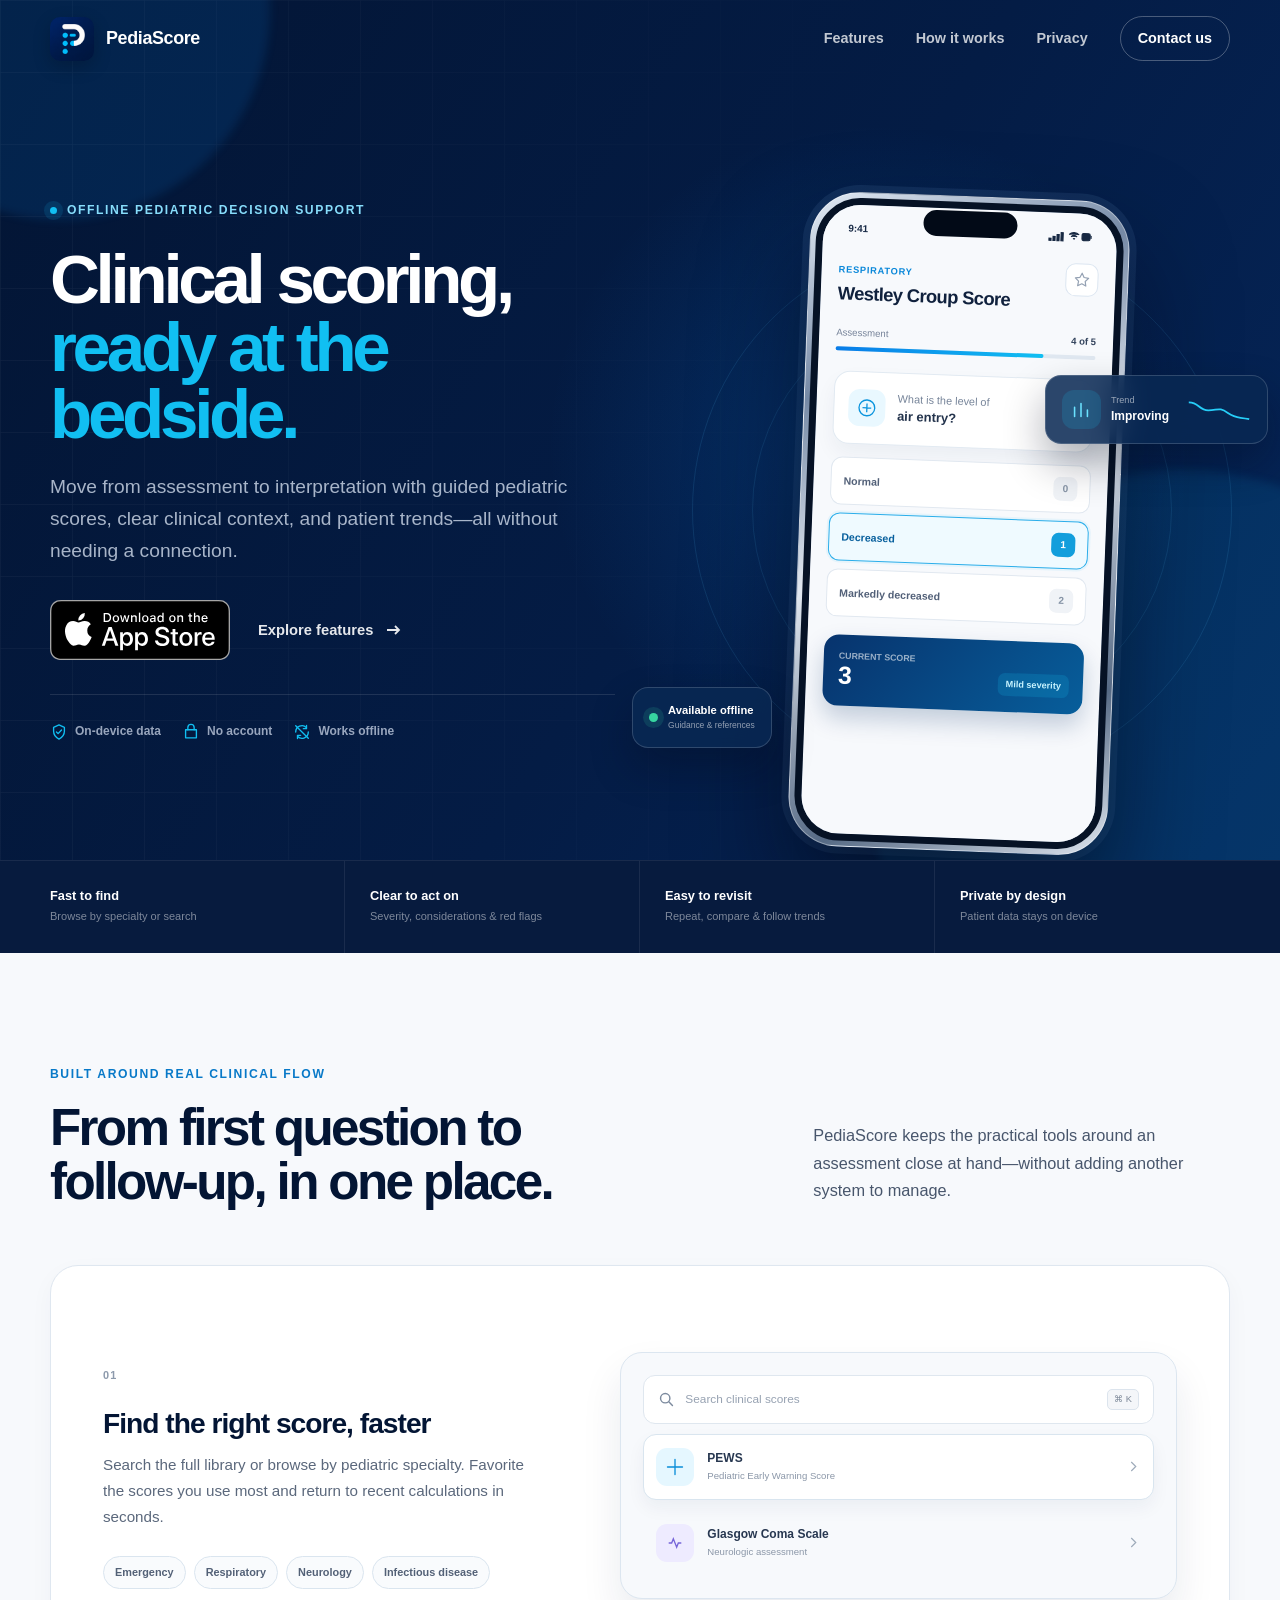
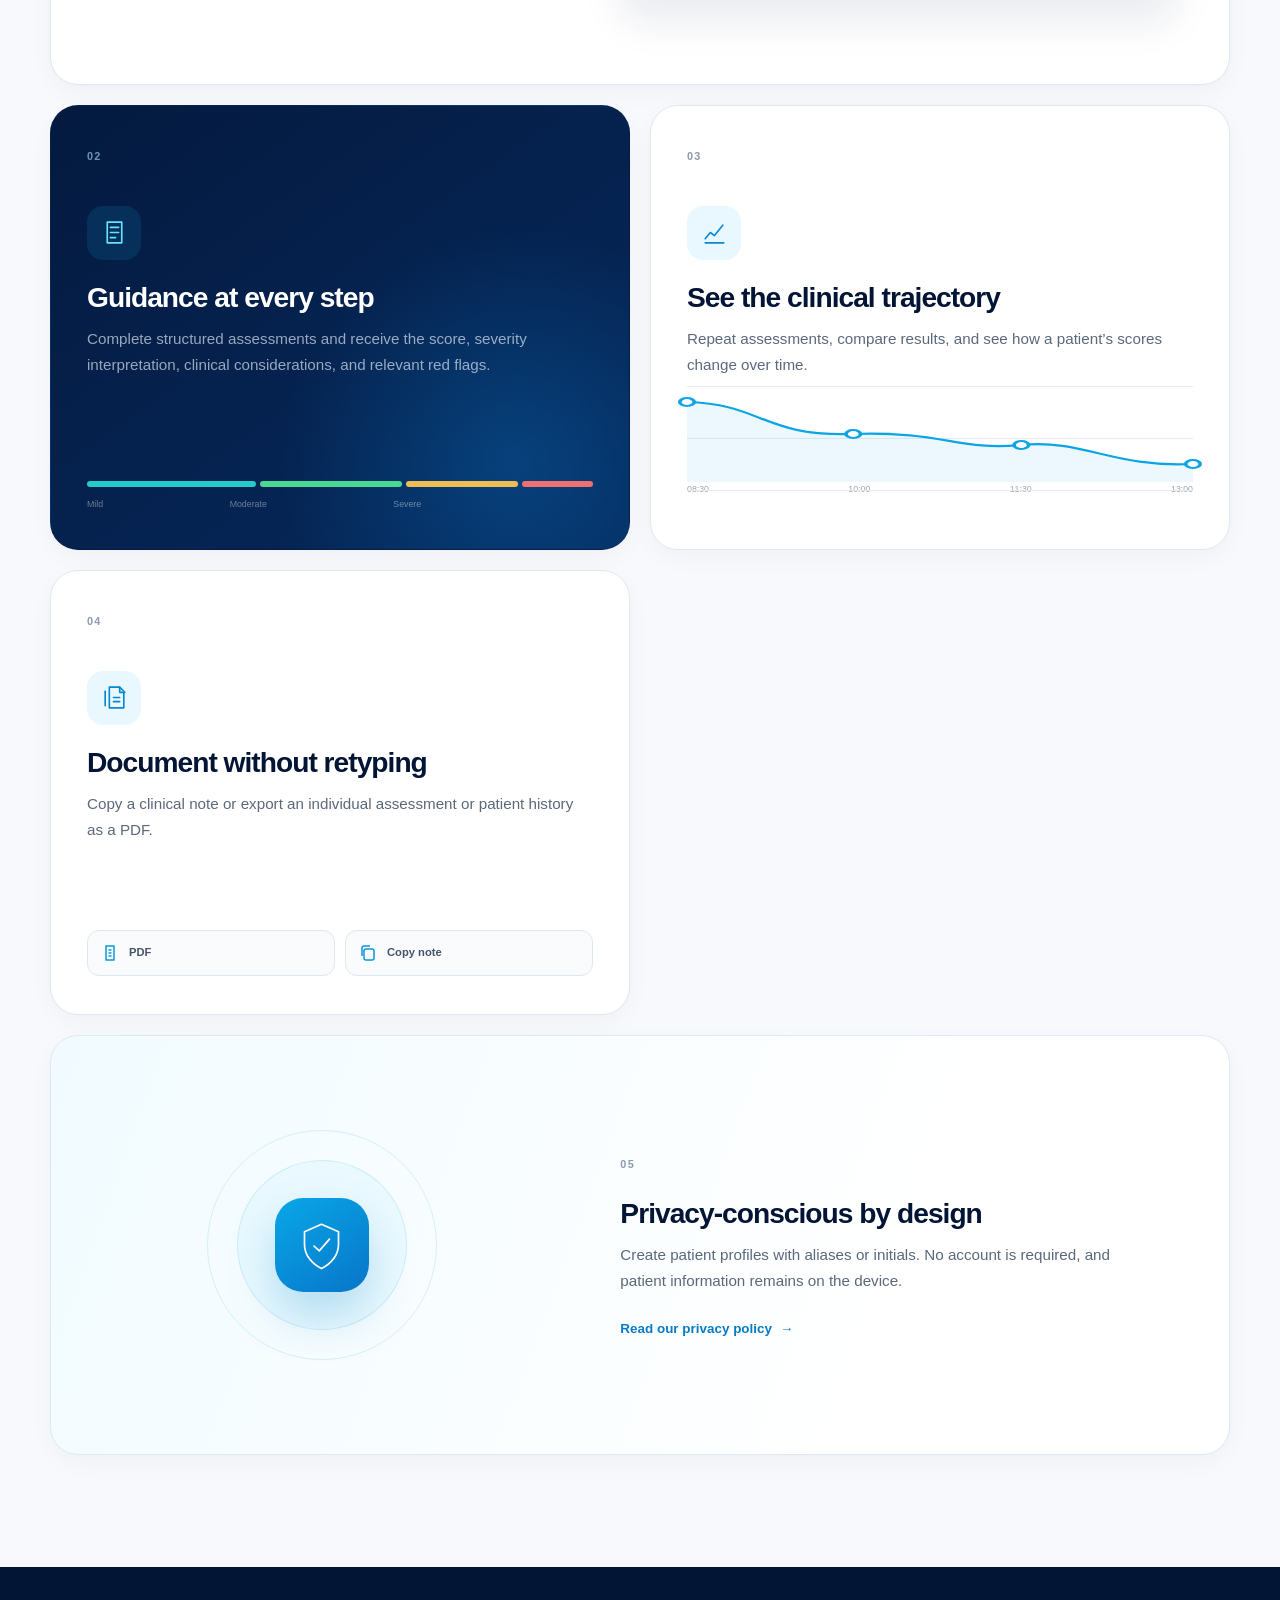
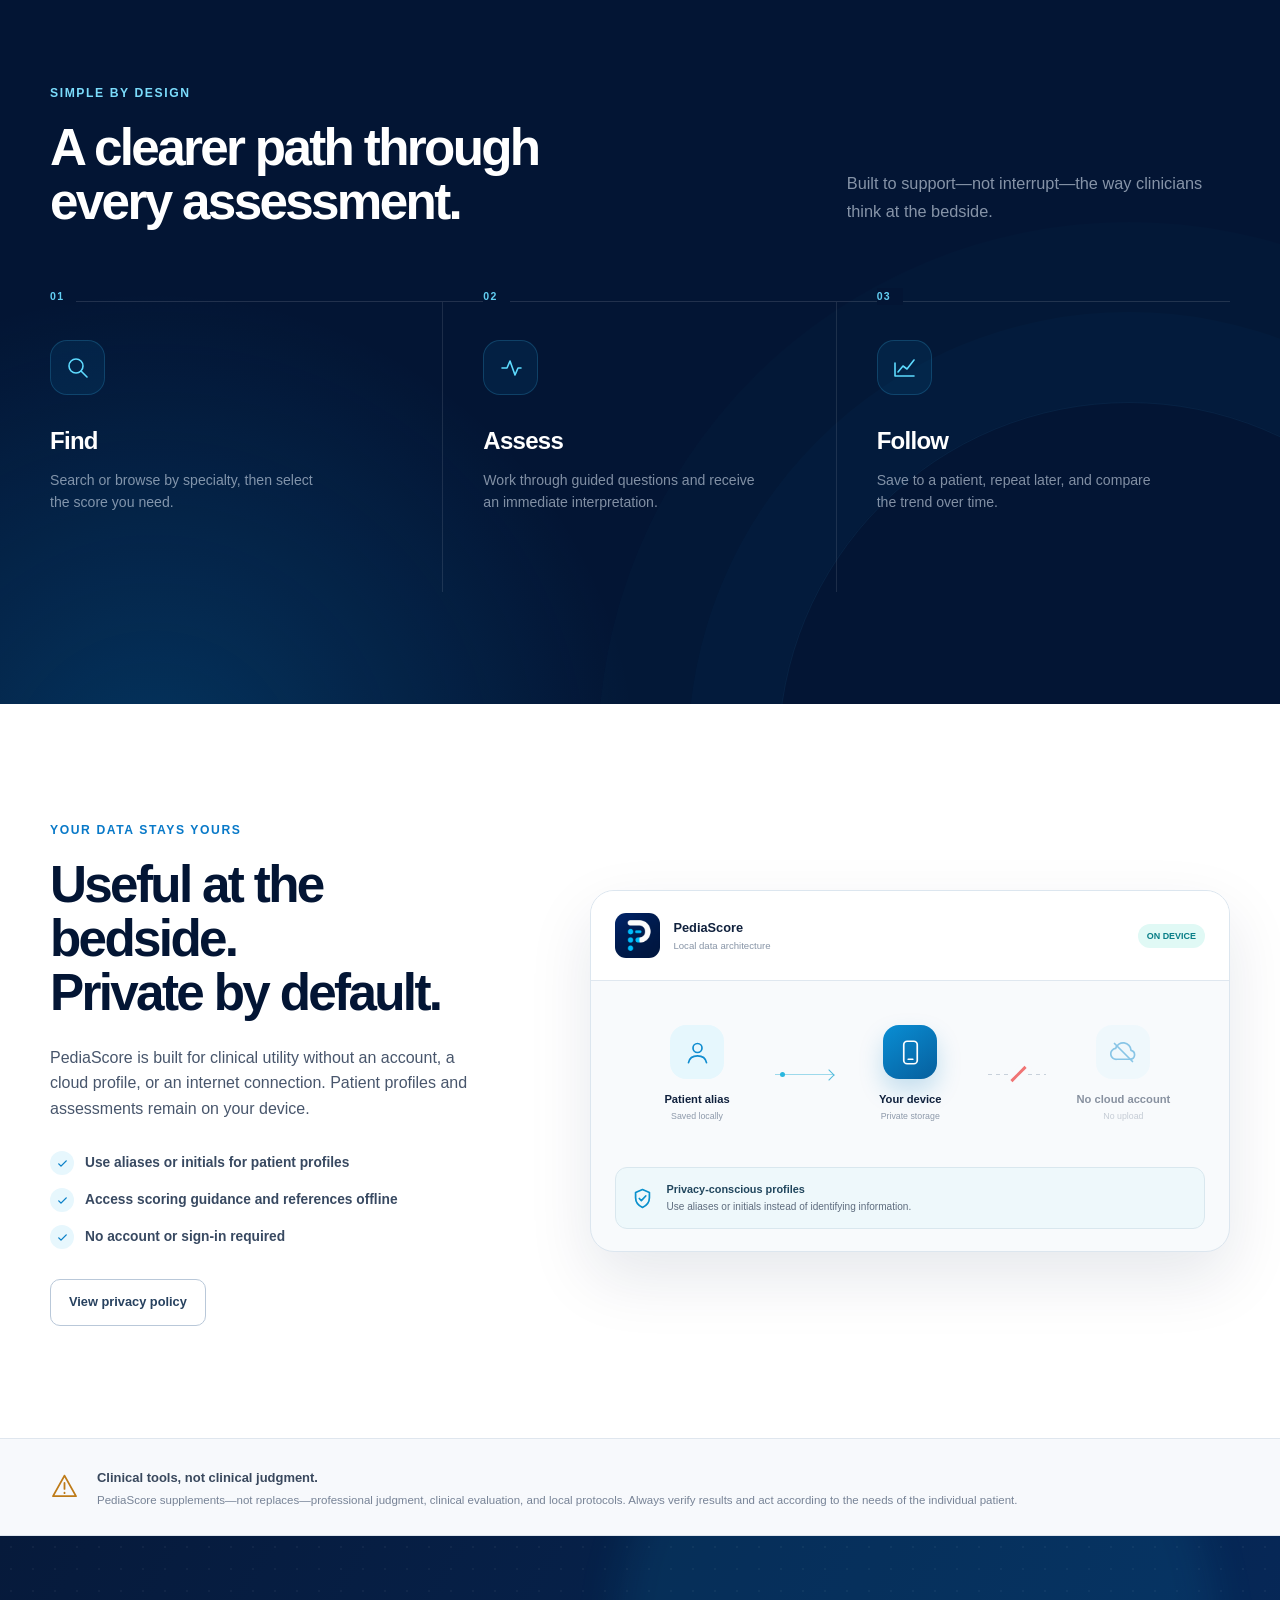
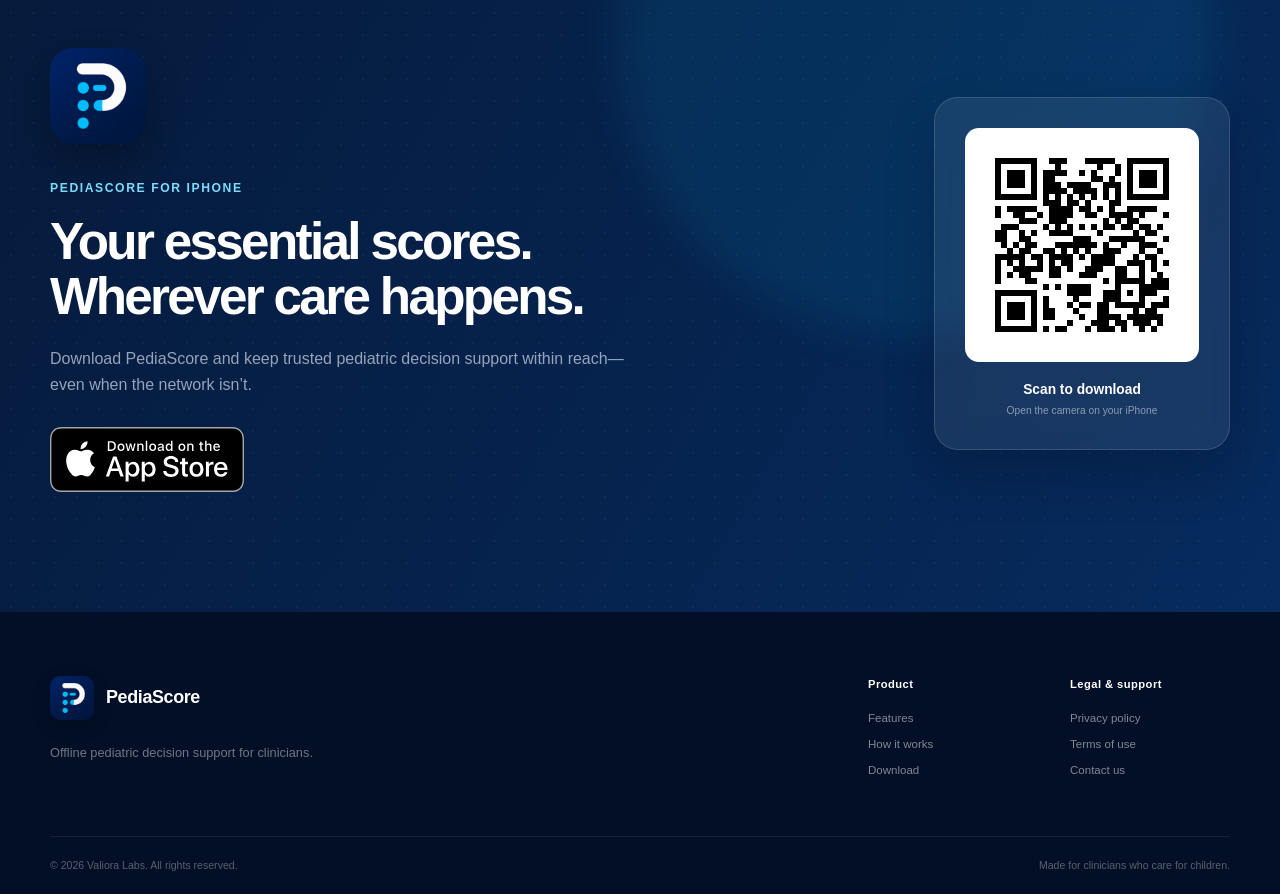
<file: index.html>
<!doctype html>
<html lang="en">
<head>
  <meta charset="utf-8">
  <meta name="viewport" content="width=device-width, initial-scale=1">
  <meta name="theme-color" content="#041a3f">
  <meta name="description" content="PediaScore is offline pediatric bedside decision support for guided clinical scoring, patient trends, and clear clinical context.">
  <meta property="og:title" content="PediaScore — Pediatric scoring at the bedside">
  <meta property="og:description" content="Guided pediatric clinical scores, trends, references, and exports—available offline and stored on your device.">
  <meta property="og:image" content="https://pediascore.valioralabs.com/AppIcon.jpeg">
  <meta property="og:type" content="website">
  <meta property="og:url" content="https://pediascore.valioralabs.com/">
  <title>PediaScore — Pediatric scoring at the bedside</title>
  <link rel="icon" href="AppIcon.jpeg">
  <link rel="apple-touch-icon" href="AppIcon.jpeg">
  <link rel="stylesheet" href="styles.css">
</head>
<body>
  <a class="skip-link" href="#main">Skip to content</a>

  <header class="site-header" data-header>
    <div class="nav-shell">
      <a class="brand" href="/" aria-label="PediaScore home">
        <img src="AppIcon.jpeg" alt="" width="44" height="44">
        <span>PediaScore</span>
      </a>

      <button class="menu-toggle" type="button" aria-expanded="false" aria-controls="site-nav" data-menu-toggle>
        <span class="sr-only">Open navigation</span>
        <span></span><span></span><span></span>
      </button>

      <nav class="site-nav" id="site-nav" aria-label="Main navigation" data-nav>
        <a href="#features">Features</a>
        <a href="#workflow">How it works</a>
        <a href="#privacy">Privacy</a>
        <a class="nav-contact" href="mailto:support@valioralabs.com">Contact us</a>
      </nav>
    </div>
  </header>

  <main id="main">
    <section class="hero">
      <div class="hero-glow hero-glow-one" aria-hidden="true"></div>
      <div class="hero-glow hero-glow-two" aria-hidden="true"></div>
      <div class="hero-grid container">
        <div class="hero-copy">
          <div class="eyebrow">
            <span class="eyebrow-dot"></span>
            Offline pediatric decision support
          </div>
          <h1>Clinical scoring,<br><span>ready at the bedside.</span></h1>
          <p class="hero-lede">Move from assessment to interpretation with guided pediatric scores, clear clinical context, and patient trends—all without needing a connection.</p>

          <div class="hero-actions">
            <a class="app-store-link" href="https://apps.apple.com/app/6786482159" target="_blank" rel="noopener noreferrer" aria-label="Download PediaScore on the App Store">
              <img src="Download.svg" alt="Download on the App Store" width="180" height="60">
            </a>
            <a class="text-button" href="#features">
              Explore features
              <svg viewBox="0 0 20 20" aria-hidden="true"><path d="M4 10h12m-4-4 4 4-4 4"/></svg>
            </a>
          </div>

          <div class="trust-row" aria-label="PediaScore essentials">
            <span>
              <svg viewBox="0 0 20 20" aria-hidden="true"><path d="M10 2.2 16 4.8v4.5c0 3.6-2.5 6.8-6 8.5-3.5-1.7-6-4.9-6-8.5V4.8l6-2.6Z"/><path d="m7.2 10 1.8 1.8 3.8-4"/></svg>
              On-device data
            </span>
            <span>
              <svg viewBox="0 0 20 20" aria-hidden="true"><path d="M4 7.5h12v9H4z"/><path d="M6.5 7.5V5a3.5 3.5 0 0 1 7 0v2.5"/></svg>
              No account
            </span>
            <span>
              <svg viewBox="0 0 20 20" aria-hidden="true"><path d="M3 10a7 7 0 0 1 11.8-5.1M17 10A7 7 0 0 1 5.2 15.1"/><path d="M15 2.8v3.5h-3.5M5 17.2v-3.5h3.5"/><path d="m3 3 14 14"/></svg>
              Works offline
            </span>
          </div>
        </div>

        <div class="hero-visual" aria-label="Example PediaScore assessment interface">
          <div class="orbit orbit-one" aria-hidden="true"></div>
          <div class="orbit orbit-two" aria-hidden="true"></div>

          <div class="phone">
            <div class="phone-frame">
              <div class="phone-screen">
                <div class="phone-status">
                  <span>9:41</span>
                  <span class="status-icons" aria-hidden="true">
                    <svg viewBox="0 0 44 12"><path d="M1 10h2V8H1v2Zm4 0h2V6H5v4Zm4 0h2V4H9v6Zm4 0h2V2h-2v8Z"/><path d="M21 3.5c2.8-2.7 7.2-2.7 10 0m-8 2.2c1.7-1.6 4.3-1.6 6 0m-4 2.2c.6-.5 1.4-.5 2 0"/><rect x="34" y="2" width="8" height="7" rx="1.5"/><path d="M43 4v3"/></svg>
                  </span>
                </div>
                <div class="phone-head">
                  <div>
                    <span>Respiratory</span>
                    <h2>Westley Croup Score</h2>
                  </div>
                  <button type="button" aria-label="Favorite score">
                    <svg viewBox="0 0 20 20" aria-hidden="true"><path d="m10 2 2.4 4.9 5.4.8-3.9 3.8.9 5.4-4.8-2.5-4.8 2.5.9-5.4-3.9-3.8 5.4-.8L10 2Z"/></svg>
                  </button>
                </div>
                <div class="progress-label"><span>Assessment</span><strong>4 of 5</strong></div>
                <div class="progress-track"><span></span></div>

                <div class="question-card">
                  <div class="question-icon">
                    <svg viewBox="0 0 24 24" aria-hidden="true"><path d="M7 12h10M12 7v10"/><circle cx="12" cy="12" r="9"/></svg>
                  </div>
                  <p>What is the level of<br><strong>air entry?</strong></p>
                </div>

                <div class="answer-list">
                  <div><span>Normal</span><b>0</b></div>
                  <div class="selected"><span>Decreased</span><b>1</b></div>
                  <div><span>Markedly decreased</span><b>2</b></div>
                </div>

                <div class="phone-result">
                  <span>Current score</span>
                  <strong>3</strong>
                  <em>Mild severity</em>
                </div>
              </div>
            </div>
          </div>

          <div class="floating-card floating-result">
            <div class="floating-icon cyan">
              <svg viewBox="0 0 24 24" aria-hidden="true"><path d="M5 19V9m7 10V5m7 14v-7"/></svg>
            </div>
            <div><span>Trend</span><strong>Improving</strong></div>
            <svg class="mini-trend" viewBox="0 0 72 28" aria-hidden="true"><path d="M2 6c12 0 11 9 22 9s12-4 22 3 12 4 24 7"/></svg>
          </div>

          <div class="floating-card floating-offline">
            <span class="pulse-dot"></span>
            <div><strong>Available offline</strong><span>Guidance &amp; references</span></div>
          </div>
        </div>
      </div>
    </section>

    <section class="proof-strip" aria-label="Core benefits">
      <div class="container proof-grid">
        <div><strong>Fast to find</strong><span>Browse by specialty or search</span></div>
        <div><strong>Clear to act on</strong><span>Severity, considerations &amp; red flags</span></div>
        <div><strong>Easy to revisit</strong><span>Repeat, compare &amp; follow trends</span></div>
        <div><strong>Private by design</strong><span>Patient data stays on device</span></div>
      </div>
    </section>

    <section class="section features-section" id="features">
      <div class="container">
        <div class="section-heading reveal">
          <div class="eyebrow dark">Built around real clinical flow</div>
          <h2>From first question to<br>follow-up, in one place.</h2>
          <p>PediaScore keeps the practical tools around an assessment close at hand—without adding another system to manage.</p>
        </div>

        <div class="feature-grid">
          <article class="feature-card feature-card-wide reveal">
            <div class="feature-copy">
              <span class="feature-number">01</span>
              <h3>Find the right score, faster</h3>
              <p>Search the full library or browse by pediatric specialty. Favorite the scores you use most and return to recent calculations in seconds.</p>
              <div class="specialty-chips" aria-label="Example specialties">
                <span>Emergency</span><span>Respiratory</span><span>Neurology</span><span>Infectious disease</span>
              </div>
            </div>
            <div class="search-demo" aria-hidden="true">
              <div class="search-input">
                <svg viewBox="0 0 20 20"><circle cx="8.5" cy="8.5" r="5.5"/><path d="m13 13 4 4"/></svg>
                <span>Search clinical scores</span>
                <kbd>⌘ K</kbd>
              </div>
              <div class="search-result active">
                <span class="result-icon blue"><svg viewBox="0 0 24 24"><path d="M12 3v18M3 12h18"/></svg></span>
                <div><strong>PEWS</strong><small>Pediatric Early Warning Score</small></div>
                <svg class="chevron" viewBox="0 0 20 20"><path d="m7 4 6 6-6 6"/></svg>
              </div>
              <div class="search-result">
                <span class="result-icon violet"><svg viewBox="0 0 24 24"><path d="M5 12h3l2-5 4 10 2-5h3"/></svg></span>
                <div><strong>Glasgow Coma Scale</strong><small>Neurologic assessment</small></div>
                <svg class="chevron" viewBox="0 0 20 20"><path d="m7 4 6 6-6 6"/></svg>
              </div>
            </div>
          </article>

          <article class="feature-card feature-card-dark reveal">
            <span class="feature-number">02</span>
            <div class="feature-icon">
              <svg viewBox="0 0 28 28" aria-hidden="true"><path d="M7 4h14v20H7z"/><path d="M10 9h8m-8 5h8m-8 5h5"/></svg>
            </div>
            <h3>Guidance at every step</h3>
            <p>Complete structured assessments and receive the score, severity interpretation, clinical considerations, and relevant red flags.</p>
            <div class="severity-meter" aria-hidden="true">
              <div><span></span><span></span><span></span><span></span></div>
              <small>Mild</small><small>Moderate</small><small>Severe</small>
            </div>
          </article>

          <article class="feature-card reveal">
            <span class="feature-number">03</span>
            <div class="feature-icon pale">
              <svg viewBox="0 0 28 28" aria-hidden="true"><path d="M5 20 10 14l4 3 8-10"/><path d="M5 24h18"/></svg>
            </div>
            <h3>See the clinical trajectory</h3>
            <p>Repeat assessments, compare results, and see how a patient’s scores change over time.</p>
            <div class="chart-demo" aria-hidden="true">
              <div class="chart-lines"><span></span><span></span><span></span></div>
              <svg viewBox="0 0 280 100" preserveAspectRatio="none">
                <path class="chart-area" d="M0 20 C42 22 42 55 92 52 S150 69 185 63 235 86 280 82 V100 H0Z"/>
                <path class="chart-line" d="M0 20 C42 22 42 55 92 52 S150 69 185 63 235 86 280 82"/>
                <circle cx="0" cy="20" r="4"/><circle cx="92" cy="52" r="4"/><circle cx="185" cy="63" r="4"/><circle cx="280" cy="82" r="4"/>
              </svg>
              <div class="chart-labels"><span>08:30</span><span>10:00</span><span>11:30</span><span>13:00</span></div>
            </div>
          </article>

          <article class="feature-card reveal">
            <span class="feature-number">04</span>
            <div class="feature-icon pale">
              <svg viewBox="0 0 28 28" aria-hidden="true"><path d="M9 4h10l4 4v16H9z"/><path d="M19 4v5h5M13 14h6m-6 4h6"/><path d="M5 8v14"/></svg>
            </div>
            <h3>Document without retyping</h3>
            <p>Copy a clinical note or export an individual assessment or patient history as a PDF.</p>
            <div class="export-row" aria-hidden="true">
              <span><svg viewBox="0 0 20 20"><path d="M6 3h8v14H6z"/><path d="M8.5 7h3m-3 3h3m-3 3h3"/></svg>PDF</span>
              <span><svg viewBox="0 0 20 20"><rect x="6" y="6" width="10" height="11" rx="2"/><path d="M4 13V5a2 2 0 0 1 2-2h6"/></svg>Copy note</span>
            </div>
          </article>

          <article class="feature-card feature-card-wide privacy-card reveal">
            <div class="privacy-visual" aria-hidden="true">
              <div class="shield-ring ring-one"></div>
              <div class="shield-ring ring-two"></div>
              <div class="shield-core">
                <svg viewBox="0 0 48 48"><path d="M24 4 40 11v12c0 9.7-6.7 18.2-16 22.7C14.7 41.2 8 32.7 8 23V11l16-7Z"/><path d="M17 24.5 22 29l9.5-11"/></svg>
              </div>
            </div>
            <div class="feature-copy">
              <span class="feature-number">05</span>
              <h3>Privacy-conscious by design</h3>
              <p>Create patient profiles with aliases or initials. No account is required, and patient information remains on the device.</p>
              <a class="inline-link" href="privacy.html">Read our privacy policy <span aria-hidden="true">→</span></a>
            </div>
          </article>
        </div>
      </div>
    </section>

    <section class="workflow section" id="workflow">
      <div class="container">
        <div class="workflow-header reveal">
          <div>
            <div class="eyebrow light">Simple by design</div>
            <h2>A clearer path through<br>every assessment.</h2>
          </div>
          <p>Built to support—not interrupt—the way clinicians think at the bedside.</p>
        </div>

        <ol class="steps">
          <li class="reveal">
            <span class="step-index">01</span>
            <div class="step-icon"><svg viewBox="0 0 28 28" aria-hidden="true"><circle cx="12" cy="12" r="7"/><path d="m17 17 6 6"/></svg></div>
            <h3>Find</h3>
            <p>Search or browse by specialty, then select the score you need.</p>
          </li>
          <li class="reveal">
            <span class="step-index">02</span>
            <div class="step-icon"><svg viewBox="0 0 28 28" aria-hidden="true"><path d="M5 14h5l3-7 5 14 3-7h3"/></svg></div>
            <h3>Assess</h3>
            <p>Work through guided questions and receive an immediate interpretation.</p>
          </li>
          <li class="reveal">
            <span class="step-index">03</span>
            <div class="step-icon"><svg viewBox="0 0 28 28" aria-hidden="true"><path d="M5 22V9m0 13h19"/><path d="m8 18 5-6 4 3 7-9"/></svg></div>
            <h3>Follow</h3>
            <p>Save to a patient, repeat later, and compare the trend over time.</p>
          </li>
        </ol>
      </div>
    </section>

    <section class="privacy-section section" id="privacy">
      <div class="container privacy-layout">
        <div class="privacy-copy reveal">
          <div class="eyebrow dark">Your data stays yours</div>
          <h2>Useful at the bedside.<br>Private by default.</h2>
          <p>PediaScore is built for clinical utility without an account, a cloud profile, or an internet connection. Patient profiles and assessments remain on your device.</p>
          <ul class="check-list">
            <li><span><svg viewBox="0 0 20 20" aria-hidden="true"><path d="m5 10.5 3 3 7-7"/></svg></span>Use aliases or initials for patient profiles</li>
            <li><span><svg viewBox="0 0 20 20" aria-hidden="true"><path d="m5 10.5 3 3 7-7"/></svg></span>Access scoring guidance and references offline</li>
            <li><span><svg viewBox="0 0 20 20" aria-hidden="true"><path d="m5 10.5 3 3 7-7"/></svg></span>No account or sign-in required</li>
          </ul>
          <a class="button-outline" href="privacy.html">View privacy policy</a>
        </div>

        <div class="privacy-panel reveal">
          <div class="privacy-panel-top">
            <img src="AppIcon.jpeg" alt="" width="64" height="64">
            <span><strong>PediaScore</strong><small>Local data architecture</small></span>
            <span class="local-badge">On device</span>
          </div>
          <div class="data-flow" aria-label="Patient data remains on your device">
            <div class="data-node">
              <span><svg viewBox="0 0 24 24" aria-hidden="true"><path d="M12 12a4 4 0 1 0 0-8 4 4 0 0 0 0 8Z"/><path d="M4 21c.8-4 3.4-6 8-6s7.2 2 8 6"/></svg></span>
              <strong>Patient alias</strong><small>Saved locally</small>
            </div>
            <div class="flow-line"><span></span></div>
            <div class="data-node device-node">
              <span><svg viewBox="0 0 24 24" aria-hidden="true"><rect x="6" y="2" width="12" height="20" rx="3"/><path d="M10 18h4"/></svg></span>
              <strong>Your device</strong><small>Private storage</small>
            </div>
            <div class="flow-stop"><span></span></div>
            <div class="data-node muted-node">
              <span><svg viewBox="0 0 24 24" aria-hidden="true"><path d="M6 18h12a4 4 0 0 0 .7-7.9A7 7 0 0 0 5 8.4 4.8 4.8 0 0 0 6 18Z"/><path d="m4 4 16 16"/></svg></span>
              <strong>No cloud account</strong><small>No upload</small>
            </div>
          </div>
          <div class="privacy-panel-note">
            <svg viewBox="0 0 20 20" aria-hidden="true"><path d="M10 2.2 16 4.8v4.5c0 3.6-2.5 6.8-6 8.5-3.5-1.7-6-4.9-6-8.5V4.8l6-2.6Z"/><path d="m7.2 10 1.8 1.8 3.8-4"/></svg>
            <span><strong>Privacy-conscious profiles</strong>Use aliases or initials instead of identifying information.</span>
          </div>
        </div>
      </div>
    </section>

    <section class="disclaimer">
      <div class="container disclaimer-inner">
        <svg viewBox="0 0 24 24" aria-hidden="true"><path d="M12 3 2.5 20h19L12 3Z"/><path d="M12 9v5m0 3v.5"/></svg>
        <div>
          <strong>Clinical tools, not clinical judgment.</strong>
          <p>PediaScore supplements—not replaces—professional judgment, clinical evaluation, and local protocols. Always verify results and act according to the needs of the individual patient.</p>
        </div>
      </div>
    </section>

    <section class="download-section section" id="download">
      <div class="download-glow" aria-hidden="true"></div>
      <div class="container download-layout">
        <div class="download-copy reveal">
          <img class="download-icon" src="AppIcon.jpeg" alt="PediaScore app icon" width="96" height="96">
          <div class="eyebrow light">PediaScore for iPhone</div>
          <h2>Your essential scores.<br>Wherever care happens.</h2>
          <p>Download PediaScore and keep trusted pediatric decision support within reach—even when the network isn’t.</p>
          <a class="app-store-link large" href="https://apps.apple.com/app/6786482159" target="_blank" rel="noopener noreferrer" aria-label="Download PediaScore on the App Store">
            <img src="Download.svg" alt="Download on the App Store" width="194" height="65">
          </a>
        </div>

        <div class="qr-card desktop-only reveal">
          <div class="qr-frame">
            <img src="qr-app-store.png" alt="QR code linking to PediaScore on the App Store" width="186" height="186">
          </div>
          <strong>Scan to download</strong>
          <span>Open the camera on your iPhone</span>
        </div>
      </div>
    </section>
  </main>

  <footer class="site-footer">
    <div class="container footer-main">
      <div class="footer-brand">
        <a class="brand" href="/">
          <img src="AppIcon.jpeg" alt="" width="44" height="44">
          <span>PediaScore</span>
        </a>
        <p>Offline pediatric decision support for clinicians.</p>
      </div>
      <div class="footer-links">
        <div>
          <strong>Product</strong>
          <a href="#features">Features</a>
          <a href="#workflow">How it works</a>
          <a href="#download">Download</a>
        </div>
        <div>
          <strong>Legal &amp; support</strong>
          <a href="privacy.html">Privacy policy</a>
          <a href="https://www.apple.com/legal/internet-services/itunes/dev/stdeula/" target="_blank" rel="noopener noreferrer">Terms of use</a>
          <a href="mailto:support@valioralabs.com">Contact us</a>
        </div>
      </div>
    </div>
    <div class="container footer-bottom">
      <span>© <span data-year>2026</span> Valiora Labs. All rights reserved.</span>
      <span>Made for clinicians who care for children.</span>
    </div>
  </footer>

  <script src="script.js"></script>
</body>
</html>
</file>
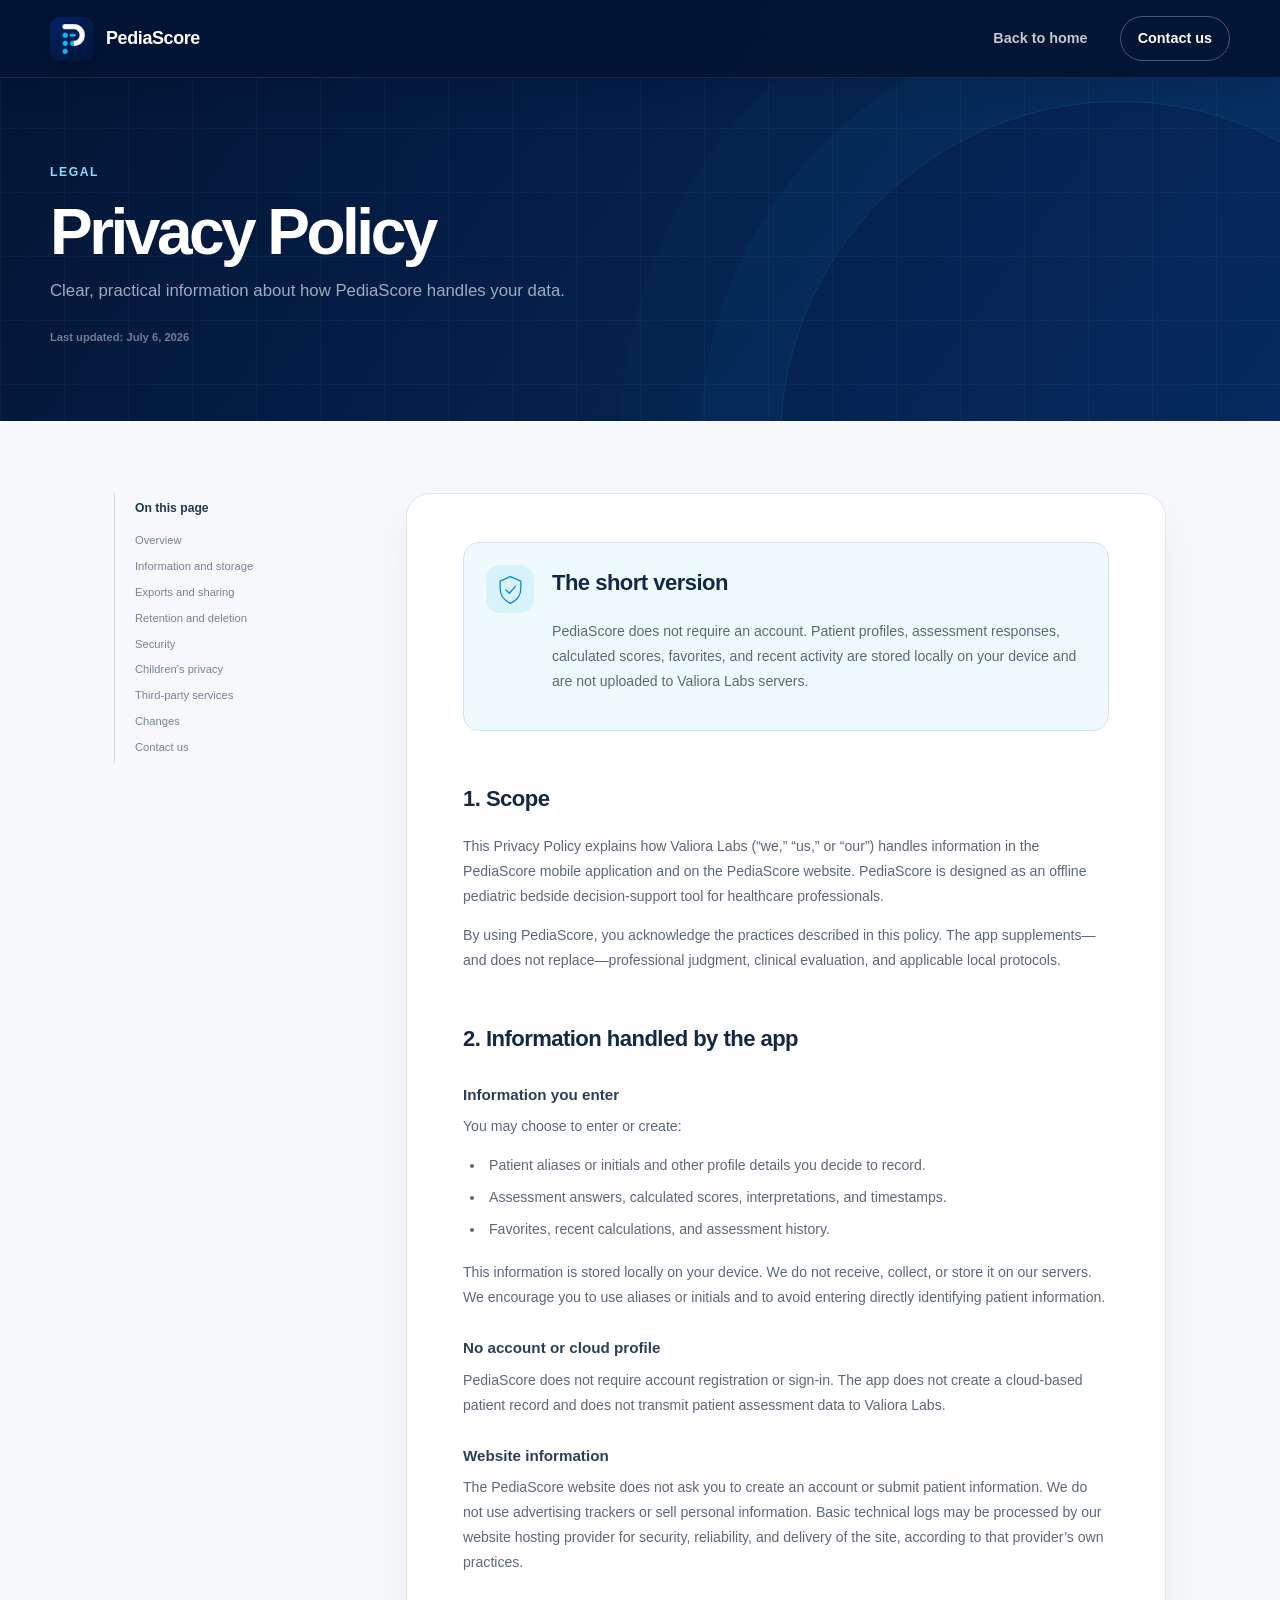
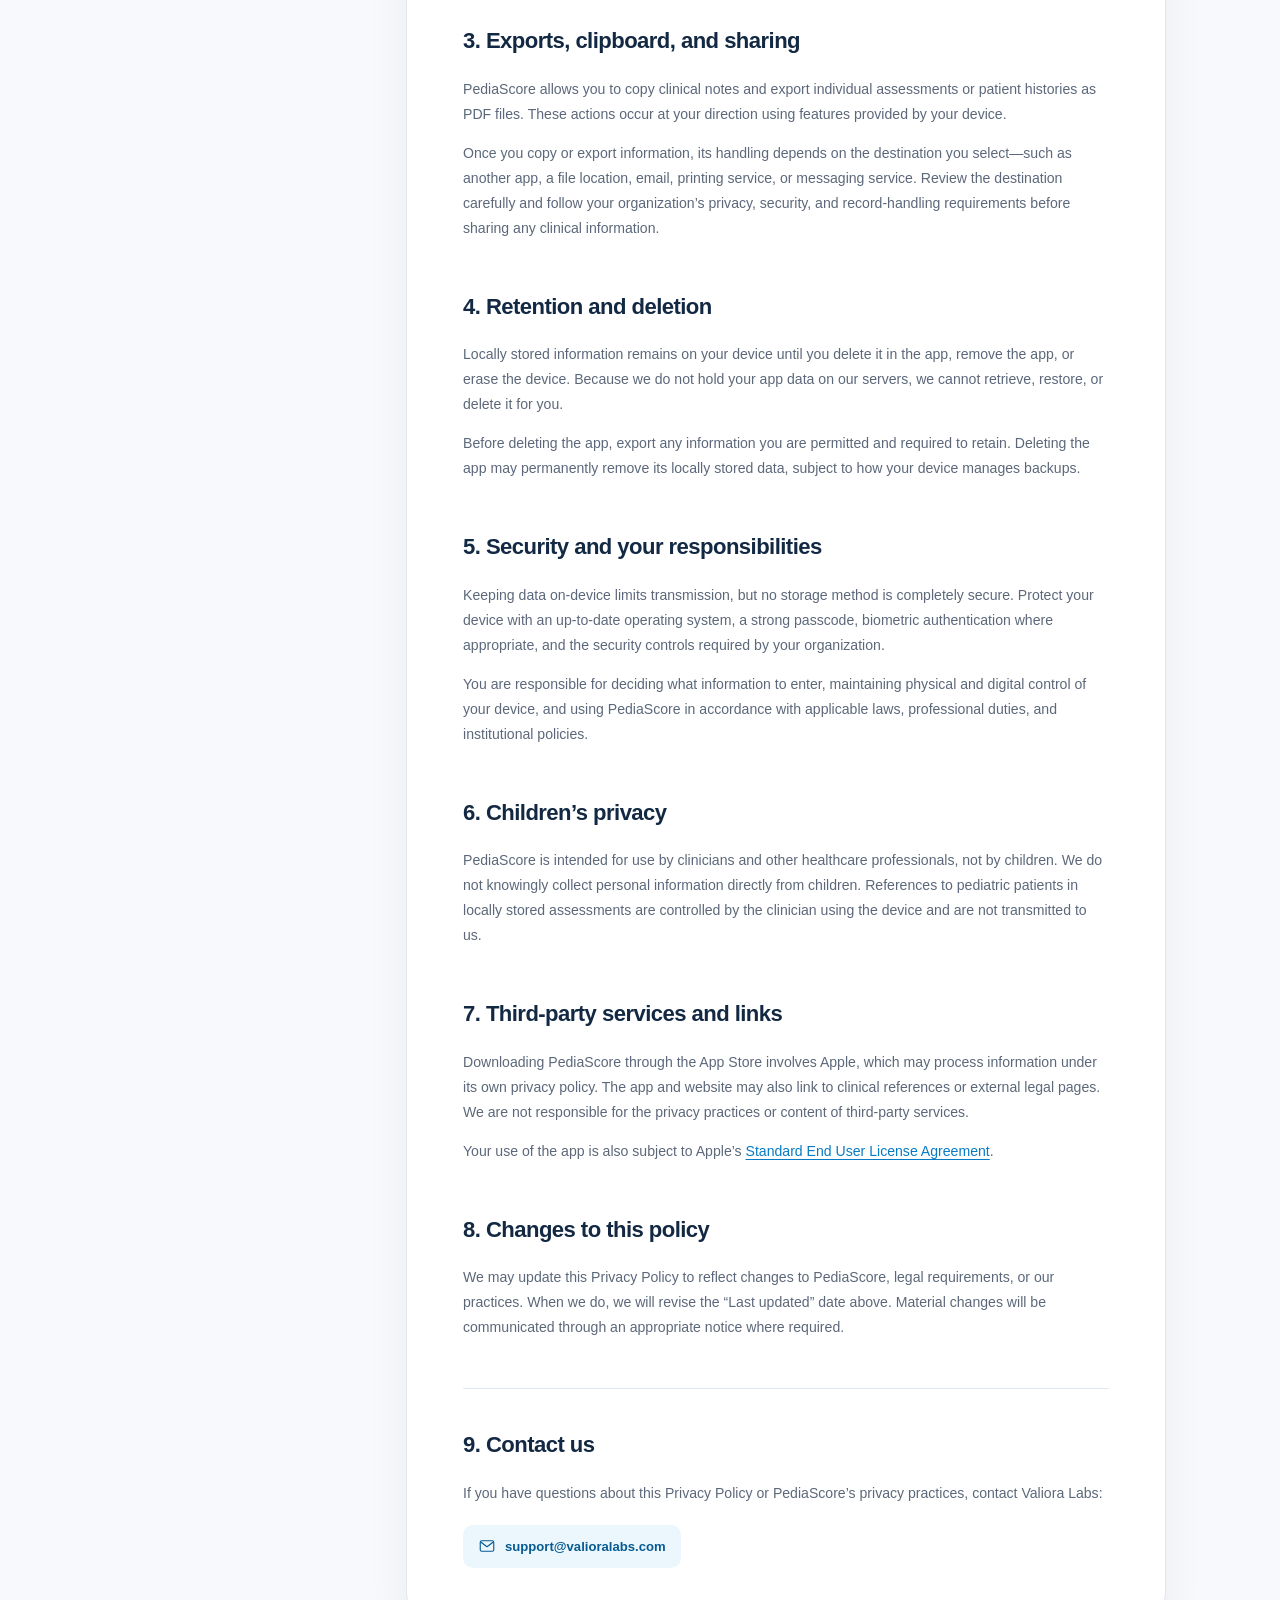
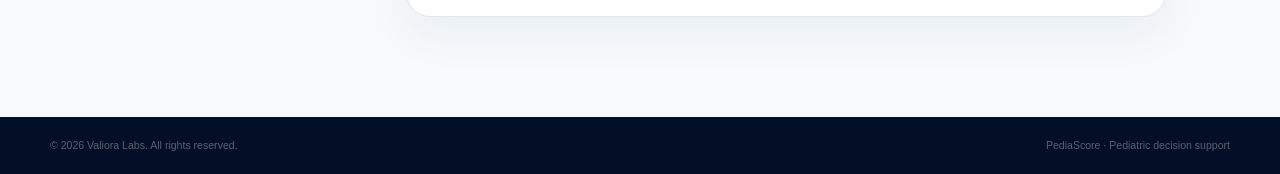
<file: privacy.html>
<!doctype html>
<html lang="en">
<head>
  <meta charset="utf-8">
  <meta name="viewport" content="width=device-width, initial-scale=1">
  <meta name="theme-color" content="#041a3f">
  <meta name="description" content="Privacy Policy for PediaScore, an offline pediatric bedside decision-support app by Valiora Labs.">
  <title>Privacy Policy — PediaScore</title>
  <link rel="icon" href="AppIcon.jpeg">
  <link rel="apple-touch-icon" href="AppIcon.jpeg">
  <link rel="stylesheet" href="styles.css">
</head>
<body class="legal-page">
  <a class="skip-link" href="#main">Skip to content</a>

  <header class="site-header solid" data-header>
    <div class="nav-shell">
      <a class="brand" href="/" aria-label="PediaScore home">
        <img src="AppIcon.jpeg" alt="" width="44" height="44">
        <span>PediaScore</span>
      </a>
      <nav class="legal-nav" aria-label="Legal page navigation">
        <a href="/">Back to home</a>
        <a class="nav-contact" href="mailto:support@valioralabs.com">Contact us</a>
      </nav>
    </div>
  </header>

  <main id="main">
    <section class="legal-hero">
      <div class="legal-orb" aria-hidden="true"></div>
      <div class="container legal-hero-inner">
        <div class="eyebrow">Legal</div>
        <h1>Privacy Policy</h1>
        <p>Clear, practical information about how PediaScore handles your data.</p>
        <span class="updated">Last updated: July 6, 2026</span>
      </div>
    </section>

    <section class="legal-content-section">
      <div class="container legal-layout">
        <aside class="legal-toc" aria-label="On this page">
          <strong>On this page</strong>
          <a href="#overview">Overview</a>
          <a href="#information">Information and storage</a>
          <a href="#exports">Exports and sharing</a>
          <a href="#retention">Retention and deletion</a>
          <a href="#security">Security</a>
          <a href="#children">Children’s privacy</a>
          <a href="#third-parties">Third-party services</a>
          <a href="#changes">Changes</a>
          <a href="#contact">Contact us</a>
        </aside>

        <article class="legal-article">
          <div class="legal-summary" id="overview">
            <div class="summary-icon">
              <svg viewBox="0 0 36 36" aria-hidden="true"><path d="M18 3 30 8.2v9c0 7.3-5 13.6-12 17-7-3.4-12-9.7-12-17v-9L18 3Z"/><path d="m12.8 18.5 3.8 3.8 7.2-8"/></svg>
            </div>
            <div>
              <h2>The short version</h2>
              <p>PediaScore does not require an account. Patient profiles, assessment responses, calculated scores, favorites, and recent activity are stored locally on your device and are not uploaded to Valiora Labs servers.</p>
            </div>
          </div>

          <section>
            <h2>1. Scope</h2>
            <p>This Privacy Policy explains how Valiora Labs (“we,” “us,” or “our”) handles information in the PediaScore mobile application and on the PediaScore website. PediaScore is designed as an offline pediatric bedside decision-support tool for healthcare professionals.</p>
            <p>By using PediaScore, you acknowledge the practices described in this policy. The app supplements—and does not replace—professional judgment, clinical evaluation, and applicable local protocols.</p>
          </section>

          <section id="information">
            <h2>2. Information handled by the app</h2>
            <h3>Information you enter</h3>
            <p>You may choose to enter or create:</p>
            <ul>
              <li>Patient aliases or initials and other profile details you decide to record.</li>
              <li>Assessment answers, calculated scores, interpretations, and timestamps.</li>
              <li>Favorites, recent calculations, and assessment history.</li>
            </ul>
            <p>This information is stored locally on your device. We do not receive, collect, or store it on our servers. We encourage you to use aliases or initials and to avoid entering directly identifying patient information.</p>

            <h3>No account or cloud profile</h3>
            <p>PediaScore does not require account registration or sign-in. The app does not create a cloud-based patient record and does not transmit patient assessment data to Valiora Labs.</p>

            <h3>Website information</h3>
            <p>The PediaScore website does not ask you to create an account or submit patient information. We do not use advertising trackers or sell personal information. Basic technical logs may be processed by our website hosting provider for security, reliability, and delivery of the site, according to that provider’s own practices.</p>
          </section>

          <section id="exports">
            <h2>3. Exports, clipboard, and sharing</h2>
            <p>PediaScore allows you to copy clinical notes and export individual assessments or patient histories as PDF files. These actions occur at your direction using features provided by your device.</p>
            <p>Once you copy or export information, its handling depends on the destination you select—such as another app, a file location, email, printing service, or messaging service. Review the destination carefully and follow your organization’s privacy, security, and record-handling requirements before sharing any clinical information.</p>
          </section>

          <section id="retention">
            <h2>4. Retention and deletion</h2>
            <p>Locally stored information remains on your device until you delete it in the app, remove the app, or erase the device. Because we do not hold your app data on our servers, we cannot retrieve, restore, or delete it for you.</p>
            <p>Before deleting the app, export any information you are permitted and required to retain. Deleting the app may permanently remove its locally stored data, subject to how your device manages backups.</p>
          </section>

          <section id="security">
            <h2>5. Security and your responsibilities</h2>
            <p>Keeping data on-device limits transmission, but no storage method is completely secure. Protect your device with an up-to-date operating system, a strong passcode, biometric authentication where appropriate, and the security controls required by your organization.</p>
            <p>You are responsible for deciding what information to enter, maintaining physical and digital control of your device, and using PediaScore in accordance with applicable laws, professional duties, and institutional policies.</p>
          </section>

          <section id="children">
            <h2>6. Children’s privacy</h2>
            <p>PediaScore is intended for use by clinicians and other healthcare professionals, not by children. We do not knowingly collect personal information directly from children. References to pediatric patients in locally stored assessments are controlled by the clinician using the device and are not transmitted to us.</p>
          </section>

          <section id="third-parties">
            <h2>7. Third-party services and links</h2>
            <p>Downloading PediaScore through the App Store involves Apple, which may process information under its own privacy policy. The app and website may also link to clinical references or external legal pages. We are not responsible for the privacy practices or content of third-party services.</p>
            <p>Your use of the app is also subject to Apple’s <a href="https://www.apple.com/legal/internet-services/itunes/dev/stdeula/" target="_blank" rel="noopener noreferrer">Standard End User License Agreement</a>.</p>
          </section>

          <section id="changes">
            <h2>8. Changes to this policy</h2>
            <p>We may update this Privacy Policy to reflect changes to PediaScore, legal requirements, or our practices. When we do, we will revise the “Last updated” date above. Material changes will be communicated through an appropriate notice where required.</p>
          </section>

          <section id="contact" class="contact-section">
            <h2>9. Contact us</h2>
            <p>If you have questions about this Privacy Policy or PediaScore’s privacy practices, contact Valiora Labs:</p>
            <a class="contact-email" href="mailto:support@valioralabs.com">
              <svg viewBox="0 0 24 24" aria-hidden="true"><rect x="3" y="5" width="18" height="14" rx="2"/><path d="m4 7 8 6 8-6"/></svg>
              support@valioralabs.com
            </a>
          </section>
        </article>
      </div>
    </section>
  </main>

  <footer class="site-footer legal-footer">
    <div class="container footer-bottom">
      <span>© <span data-year>2026</span> Valiora Labs. All rights reserved.</span>
      <span><a href="/">PediaScore</a> · Pediatric decision support</span>
    </div>
  </footer>

  <script src="script.js"></script>
</body>
</html>
</file>
<file: styles.css>
:root {
  --navy-950: #031534;
  --navy-900: #041a3f;
  --navy-800: #082554;
  --navy-700: #10356f;
  --blue: #087ce8;
  --cyan: #11bff2;
  --cyan-soft: #dff7ff;
  --ink: #10213d;
  --text: #48566c;
  --muted: #738096;
  --line: #dce5ef;
  --surface: #f5f8fc;
  --white: #fff;
  --shadow-sm: 0 8px 24px rgba(5, 28, 65, .08);
  --shadow-lg: 0 30px 80px rgba(3, 22, 54, .2);
  --radius-md: 18px;
  --radius-lg: 28px;
  --container: 1180px;
}

* {
  box-sizing: border-box;
}

html {
  scroll-behavior: smooth;
  scroll-padding-top: 88px;
}

body {
  margin: 0;
  color: var(--ink);
  background: var(--white);
  font-family: -apple-system, BlinkMacSystemFont, "Segoe UI", Helvetica, Arial, sans-serif;
  font-size: 16px;
  line-height: 1.6;
  -webkit-font-smoothing: antialiased;
}

body.menu-open {
  overflow: hidden;
}

img,
svg {
  display: block;
}

a {
  color: inherit;
  text-decoration: none;
}

button,
a {
  -webkit-tap-highlight-color: transparent;
}

button {
  font: inherit;
}

:focus-visible {
  outline: 3px solid var(--cyan);
  outline-offset: 4px;
}

.container,
.nav-shell {
  width: min(calc(100% - 48px), var(--container));
  margin-inline: auto;
}

.sr-only {
  position: absolute;
  width: 1px;
  height: 1px;
  padding: 0;
  margin: -1px;
  overflow: hidden;
  clip: rect(0, 0, 0, 0);
  white-space: nowrap;
  border: 0;
}

.skip-link {
  position: fixed;
  z-index: 999;
  top: 10px;
  left: 10px;
  transform: translateY(-160%);
  padding: 10px 16px;
  border-radius: 8px;
  color: var(--navy-950);
  background: var(--white);
  font-weight: 700;
  transition: transform .2s ease;
}

.skip-link:focus {
  transform: translateY(0);
}

.site-header {
  position: fixed;
  z-index: 100;
  top: 0;
  right: 0;
  left: 0;
  height: 78px;
  color: var(--white);
  border-bottom: 1px solid transparent;
  transition: background .25s ease, border-color .25s ease, box-shadow .25s ease;
}

.site-header.scrolled,
.site-header.solid {
  background: rgba(3, 21, 52, .94);
  border-color: rgba(255, 255, 255, .09);
  box-shadow: 0 8px 30px rgba(0, 10, 30, .14);
  backdrop-filter: blur(18px);
}

.nav-shell {
  height: 100%;
  display: flex;
  align-items: center;
  justify-content: space-between;
}

.brand {
  display: inline-flex;
  align-items: center;
  gap: 12px;
  font-size: 1.12rem;
  font-weight: 760;
  letter-spacing: -.02em;
}

.brand img {
  border-radius: 10px;
  box-shadow: 0 6px 18px rgba(0, 0, 0, .2);
}

.site-nav,
.legal-nav {
  display: flex;
  align-items: center;
  gap: 32px;
}

.site-nav a,
.legal-nav a {
  color: rgba(255, 255, 255, .76);
  font-size: .9rem;
  font-weight: 600;
  transition: color .2s ease;
}

.site-nav a:hover,
.legal-nav a:hover {
  color: var(--white);
}

.site-nav .nav-contact,
.legal-nav .nav-contact {
  padding: 10px 17px;
  color: var(--white);
  border: 1px solid rgba(255, 255, 255, .28);
  border-radius: 999px;
}

.site-nav .nav-contact:hover,
.legal-nav .nav-contact:hover {
  border-color: var(--cyan);
  background: rgba(17, 191, 242, .12);
}

.menu-toggle {
  display: none;
  width: 42px;
  height: 42px;
  padding: 10px;
  border: 0;
  color: inherit;
  background: transparent;
}

.menu-toggle span:not(.sr-only) {
  display: block;
  width: 22px;
  height: 2px;
  margin: 5px 0;
  border-radius: 2px;
  background: currentColor;
  transition: transform .2s ease, opacity .2s ease;
}

.menu-toggle[aria-expanded="true"] span:nth-of-type(2) {
  transform: translateY(7px) rotate(45deg);
}

.menu-toggle[aria-expanded="true"] span:nth-of-type(3) {
  opacity: 0;
}

.menu-toggle[aria-expanded="true"] span:nth-of-type(4) {
  transform: translateY(-7px) rotate(-45deg);
}

.hero {
  position: relative;
  min-height: 860px;
  overflow: hidden;
  color: var(--white);
  background:
    radial-gradient(circle at 68% 52%, rgba(8, 124, 232, .22), transparent 33%),
    linear-gradient(122deg, #031534 0%, #041c45 56%, #05265a 100%);
}

.hero::before {
  content: "";
  position: absolute;
  inset: 0;
  opacity: .05;
  background-image: linear-gradient(rgba(255,255,255,.7) 1px, transparent 1px), linear-gradient(90deg, rgba(255,255,255,.7) 1px, transparent 1px);
  background-size: 72px 72px;
  mask-image: linear-gradient(90deg, #000, transparent 75%);
}

.hero-glow {
  position: absolute;
  border-radius: 50%;
  filter: blur(4px);
  pointer-events: none;
}

.hero-glow-one {
  width: 420px;
  height: 420px;
  top: -200px;
  left: -150px;
  background: rgba(14, 142, 240, .12);
}

.hero-glow-two {
  right: -210px;
  bottom: -230px;
  width: 620px;
  height: 620px;
  background: rgba(12, 185, 240, .1);
}

.hero-grid {
  position: relative;
  z-index: 2;
  display: grid;
  grid-template-columns: minmax(0, 1.02fr) minmax(460px, .98fr);
  align-items: center;
  gap: 72px;
  min-height: 860px;
  padding-top: 96px;
}

.hero-copy {
  padding: 38px 0 56px;
}

.eyebrow {
  display: inline-flex;
  align-items: center;
  gap: 10px;
  color: #87ddfb;
  font-size: .76rem;
  font-weight: 760;
  letter-spacing: .13em;
  text-transform: uppercase;
}

.eyebrow-dot {
  width: 7px;
  height: 7px;
  border-radius: 50%;
  background: var(--cyan);
  box-shadow: 0 0 0 6px rgba(17, 191, 242, .12);
}

.eyebrow.dark {
  color: #0879c8;
}

.eyebrow.light {
  color: #7bdcfc;
}

.hero h1 {
  max-width: 650px;
  margin: 24px 0 22px;
  color: var(--white);
  font-size: clamp(3.4rem, 5.4vw, 5.25rem);
  line-height: .98;
  letter-spacing: -.062em;
}

.hero h1 span {
  color: var(--cyan);
}

.hero-lede {
  max-width: 610px;
  margin: 0;
  color: rgba(232, 241, 255, .72);
  font-size: clamp(1.05rem, 1.5vw, 1.22rem);
  line-height: 1.65;
}

.hero-actions {
  display: flex;
  align-items: center;
  gap: 28px;
  margin-top: 34px;
}

.app-store-link {
  display: inline-flex;
  border-radius: 10px;
  transition: transform .2s ease, filter .2s ease;
}

.app-store-link img {
  width: 180px;
  height: auto;
}

.app-store-link.large img {
  width: 194px;
}

.app-store-link:hover {
  transform: translateY(-2px);
  filter: drop-shadow(0 10px 16px rgba(0, 0, 0, .24));
}

.text-button {
  display: inline-flex;
  align-items: center;
  gap: 10px;
  color: rgba(255, 255, 255, .9);
  font-size: .92rem;
  font-weight: 700;
}

.text-button svg {
  width: 20px;
  fill: none;
  stroke: currentColor;
  stroke-width: 1.8;
  transition: transform .2s ease;
}

.text-button:hover svg {
  transform: translateX(4px);
}

.trust-row {
  display: flex;
  flex-wrap: wrap;
  gap: 21px;
  margin-top: 34px;
  padding-top: 27px;
  border-top: 1px solid rgba(255,255,255,.11);
}

.trust-row span {
  display: inline-flex;
  align-items: center;
  gap: 7px;
  color: rgba(230, 240, 255, .66);
  font-size: .75rem;
  font-weight: 650;
}

.trust-row svg {
  width: 18px;
  fill: none;
  stroke: var(--cyan);
  stroke-linecap: round;
  stroke-linejoin: round;
  stroke-width: 1.5;
}

.hero-visual {
  position: relative;
  min-height: 680px;
  align-self: end;
}

.orbit {
  position: absolute;
  border: 1px solid rgba(86, 196, 255, .12);
  border-radius: 50%;
}

.orbit-one {
  width: 540px;
  height: 540px;
  top: 60px;
  left: 5px;
}

.orbit-two {
  width: 420px;
  height: 420px;
  top: 120px;
  left: 65px;
}

.phone {
  position: absolute;
  z-index: 3;
  top: 16px;
  left: 50%;
  width: 320px;
  height: 655px;
  transform: translateX(-50%) rotate(2.2deg);
  border: 1px solid rgba(255, 255, 255, .35);
  border-radius: 50px;
  background: linear-gradient(150deg, #e4ecf6, #7589a5 25%, #e2e8f0 48%, #566a85 80%, #e0e7f0);
  box-shadow: 0 55px 100px rgba(0, 5, 18, .55), 0 0 0 7px rgba(100, 145, 198, .13);
}

.phone::before {
  content: "";
  position: absolute;
  z-index: 5;
  top: 14px;
  left: 50%;
  width: 94px;
  height: 26px;
  transform: translateX(-50%);
  border-radius: 18px;
  background: #020a17;
}

.phone-frame {
  position: absolute;
  inset: 5px;
  overflow: hidden;
  border: 7px solid #061225;
  border-radius: 45px;
  background: #f7f9fc;
}

.phone-screen {
  min-height: 100%;
  padding: 15px 17px 20px;
  color: var(--ink);
  background: #f7f9fc;
}

.phone-status {
  display: flex;
  align-items: center;
  justify-content: space-between;
  padding: 1px 8px 18px;
  color: #182a46;
  font-size: .62rem;
  font-weight: 760;
}

.status-icons svg {
  width: 44px;
  height: 12px;
  fill: #172842;
  stroke: #172842;
  stroke-width: 1.2;
}

.phone-head {
  display: flex;
  align-items: flex-start;
  justify-content: space-between;
  gap: 10px;
}

.phone-head span {
  color: #0987d9;
  font-size: .58rem;
  font-weight: 750;
  letter-spacing: .08em;
  text-transform: uppercase;
}

.phone-head h2 {
  margin: 3px 0 0;
  font-size: 1.15rem;
  line-height: 1.15;
  letter-spacing: -.035em;
}

.phone-head button {
  display: grid;
  flex: 0 0 auto;
  width: 33px;
  height: 33px;
  place-items: center;
  padding: 0;
  border: 1px solid #dce6f1;
  border-radius: 10px;
  background: var(--white);
}

.phone-head button svg {
  width: 17px;
  fill: none;
  stroke: #94a1b3;
  stroke-linejoin: round;
  stroke-width: 1.4;
}

.progress-label {
  display: flex;
  justify-content: space-between;
  margin-top: 20px;
  color: #758298;
  font-size: .6rem;
}

.progress-label strong {
  color: #34445d;
}

.progress-track {
  display: block;
  height: 4px;
  margin-top: 7px;
  border-radius: 99px;
  background: #e0e8f1;
}

.progress-track span {
  display: block;
  width: 80%;
  height: 100%;
  border-radius: inherit;
  background: linear-gradient(90deg, var(--blue), var(--cyan));
}

.question-card {
  display: flex;
  align-items: center;
  gap: 12px;
  margin-top: 20px;
  padding: 17px 14px;
  border: 1px solid #e2eaf2;
  border-radius: 16px;
  background: var(--white);
  box-shadow: 0 10px 20px rgba(9, 37, 77, .05);
}

.question-icon {
  display: grid;
  flex: 0 0 37px;
  width: 37px;
  height: 37px;
  place-items: center;
  border-radius: 11px;
  color: #0b94dd;
  background: #e9f8ff;
}

.question-icon svg {
  width: 21px;
  fill: none;
  stroke: currentColor;
  stroke-width: 1.5;
}

.question-card p {
  margin: 0;
  color: #768499;
  font-size: .68rem;
  line-height: 1.45;
}

.question-card strong {
  color: #23334c;
  font-size: .81rem;
}

.answer-list {
  display: grid;
  gap: 8px;
  margin-top: 13px;
}

.answer-list div {
  display: flex;
  align-items: center;
  justify-content: space-between;
  padding: 11px 12px;
  border: 1px solid #e1e8f0;
  border-radius: 11px;
  color: #526078;
  background: var(--white);
  font-size: .66rem;
  font-weight: 620;
}

.answer-list b {
  display: grid;
  width: 24px;
  height: 24px;
  place-items: center;
  border-radius: 7px;
  color: #8795a7;
  background: #f0f3f7;
  font-size: .63rem;
}

.answer-list .selected {
  color: #075f9d;
  border-color: #2caeea;
  background: #effaff;
  box-shadow: 0 0 0 2px rgba(25, 172, 235, .08);
}

.answer-list .selected b {
  color: var(--white);
  background: #129edc;
}

.phone-result {
  position: relative;
  margin-top: 18px;
  padding: 14px 15px;
  border-radius: 15px;
  color: var(--white);
  background: linear-gradient(130deg, #07336d, #075e9b);
  box-shadow: 0 12px 24px rgba(5, 47, 99, .22);
}

.phone-result span {
  display: block;
  color: rgba(255,255,255,.6);
  font-size: .55rem;
  font-weight: 650;
  text-transform: uppercase;
}

.phone-result strong {
  display: inline-block;
  margin-top: 1px;
  font-size: 1.55rem;
  line-height: 1;
}

.phone-result em {
  position: absolute;
  right: 14px;
  bottom: 16px;
  padding: 4px 8px;
  border-radius: 7px;
  color: #c8f4ff;
  background: rgba(21, 192, 239, .17);
  font-size: .57rem;
  font-style: normal;
  font-weight: 650;
}

.floating-card {
  position: absolute;
  z-index: 5;
  display: flex;
  align-items: center;
  padding: 14px 16px;
  border: 1px solid rgba(255,255,255,.16);
  border-radius: 16px;
  color: var(--white);
  background: rgba(9, 40, 83, .86);
  box-shadow: 0 20px 42px rgba(0, 8, 27, .32);
  backdrop-filter: blur(14px);
}

.floating-result {
  top: 195px;
  right: -38px;
  gap: 10px;
  animation: hover 5s ease-in-out infinite;
}

.floating-icon {
  display: grid;
  width: 39px;
  height: 39px;
  place-items: center;
  border-radius: 12px;
}

.floating-icon.cyan {
  color: #6be2ff;
  background: rgba(20, 193, 240, .16);
}

.floating-icon svg {
  width: 22px;
  fill: none;
  stroke: currentColor;
  stroke-linecap: round;
  stroke-width: 1.7;
}

.floating-card div:not(.floating-icon) {
  display: grid;
}

.floating-card span {
  color: rgba(255,255,255,.56);
  font-size: .57rem;
}

.floating-card strong {
  font-size: .75rem;
}

.mini-trend {
  width: 64px;
  margin-left: 8px;
  fill: none;
  stroke: #26cef8;
  stroke-width: 2;
}

.floating-offline {
  bottom: 112px;
  left: -55px;
  gap: 10px;
  animation: hover 5s 1.2s ease-in-out infinite;
}

.pulse-dot {
  width: 9px;
  height: 9px;
  border-radius: 50%;
  background: #37d6a1;
  box-shadow: 0 0 0 6px rgba(55, 214, 161, .14);
}

.floating-offline strong {
  font-size: .7rem;
}

.floating-offline span:not(.pulse-dot) {
  font-size: .53rem;
}

@keyframes hover {
  0%, 100% { transform: translateY(0); }
  50% { transform: translateY(-8px); }
}

.proof-strip {
  color: var(--white);
  background: #071b3e;
  border-top: 1px solid rgba(255,255,255,.07);
}

.proof-grid {
  display: grid;
  grid-template-columns: repeat(4, 1fr);
}

.proof-grid div {
  padding: 25px 25px 27px;
  border-right: 1px solid rgba(255,255,255,.08);
}

.proof-grid div:first-child {
  padding-left: 0;
}

.proof-grid div:last-child {
  border-right: 0;
}

.proof-grid strong,
.proof-grid span {
  display: block;
}

.proof-grid strong {
  font-size: .8rem;
}

.proof-grid span {
  margin-top: 2px;
  color: rgba(255,255,255,.48);
  font-size: .69rem;
}

.section {
  padding: 112px 0;
}

.features-section {
  background: #f7f9fc;
}

.section-heading {
  display: grid;
  grid-template-columns: 1.05fr .68fr;
  align-items: end;
  column-gap: 120px;
  margin-bottom: 56px;
}

.section-heading .eyebrow {
  grid-column: 1 / -1;
}

.section-heading h2,
.workflow-header h2,
.privacy-copy h2,
.download-copy h2 {
  margin: 16px 0 0;
  color: var(--navy-950);
  font-size: clamp(2.45rem, 4vw, 3.75rem);
  line-height: 1.06;
  letter-spacing: -.052em;
}

.section-heading p,
.workflow-header > p {
  margin: 0 0 4px;
  color: var(--text);
  font-size: 1.02rem;
  line-height: 1.7;
}

.feature-grid {
  display: grid;
  grid-template-columns: repeat(2, minmax(0, 1fr));
  gap: 20px;
}

.feature-card {
  position: relative;
  min-height: 445px;
  overflow: hidden;
  padding: 36px;
  border: 1px solid #dfe7f0;
  border-radius: var(--radius-lg);
  background: var(--white);
  box-shadow: 0 8px 24px rgba(7, 35, 77, .035);
}

.feature-card-wide {
  display: grid;
  grid-column: 1 / -1;
  grid-template-columns: .88fr 1.12fr;
  align-items: center;
  gap: 80px;
  min-height: 420px;
  padding: 46px 52px;
}

.feature-number {
  color: #8d9aac;
  font-size: .68rem;
  font-weight: 780;
  letter-spacing: .12em;
}

.feature-card h3 {
  margin: 22px 0 12px;
  color: var(--navy-950);
  font-size: clamp(1.55rem, 2.2vw, 2.05rem);
  line-height: 1.14;
  letter-spacing: -.035em;
}

.feature-card p {
  max-width: 500px;
  margin: 0;
  color: #5b687c;
  font-size: .95rem;
  line-height: 1.7;
}

.feature-card-dark {
  color: var(--white);
  border-color: transparent;
  background:
    radial-gradient(circle at 80% 80%, rgba(10, 147, 234, .25), transparent 40%),
    linear-gradient(145deg, #041a3f, #06295d);
}

.feature-card-dark .feature-number {
  color: #6e93be;
}

.feature-card-dark h3 {
  color: var(--white);
}

.feature-card-dark p {
  color: rgba(230, 239, 251, .66);
}

.feature-icon {
  display: grid;
  width: 54px;
  height: 54px;
  margin-top: 38px;
  place-items: center;
  border-radius: 16px;
  color: #69dfff;
  background: rgba(22, 184, 239, .12);
}

.feature-icon.pale {
  color: #0988d0;
  background: #e9f8ff;
}

.feature-icon svg {
  width: 29px;
  fill: none;
  stroke: currentColor;
  stroke-linecap: round;
  stroke-linejoin: round;
  stroke-width: 1.6;
}

.specialty-chips {
  display: flex;
  flex-wrap: wrap;
  gap: 8px;
  margin-top: 26px;
}

.specialty-chips span {
  padding: 7px 11px;
  border: 1px solid #dae5ef;
  border-radius: 999px;
  color: #536177;
  background: #f9fbfd;
  font-size: .68rem;
  font-weight: 650;
}

.search-demo {
  padding: 22px;
  border: 1px solid #dce6f0;
  border-radius: 22px;
  background: #f7f9fc;
  box-shadow: 0 22px 42px rgba(7, 35, 77, .09);
}

.search-input {
  display: flex;
  align-items: center;
  gap: 10px;
  padding: 13px 14px;
  border: 1px solid #dfe7ef;
  border-radius: 12px;
  color: #97a2b2;
  background: var(--white);
  font-size: .74rem;
}

.search-input svg {
  width: 17px;
  fill: none;
  stroke: #7c8a9e;
  stroke-linecap: round;
  stroke-width: 1.7;
}

.search-input kbd {
  margin-left: auto;
  padding: 2px 6px;
  border: 1px solid #dce4ed;
  border-radius: 5px;
  color: #7d8999;
  background: #f4f6f9;
  font-family: inherit;
  font-size: .58rem;
}

.search-result {
  display: grid;
  grid-template-columns: auto 1fr auto;
  align-items: center;
  gap: 13px;
  margin-top: 10px;
  padding: 13px 12px;
  border: 1px solid transparent;
  border-radius: 13px;
}

.search-result.active {
  border-color: #d9e5ef;
  background: var(--white);
  box-shadow: 0 8px 18px rgba(7, 35, 77, .05);
}

.result-icon {
  display: grid;
  width: 38px;
  height: 38px;
  place-items: center;
  border-radius: 11px;
}

.result-icon.blue {
  color: #098dd8;
  background: #e5f7ff;
}

.result-icon.violet {
  color: #7564d8;
  background: #eeebff;
}

.result-icon svg {
  width: 20px;
  fill: none;
  stroke: currentColor;
  stroke-linecap: round;
  stroke-width: 1.6;
}

.search-result strong,
.search-result small {
  display: block;
}

.search-result strong {
  color: #273750;
  font-size: .75rem;
}

.search-result small {
  color: #8b97a8;
  font-size: .6rem;
}

.search-result .chevron {
  width: 15px;
  fill: none;
  stroke: #9eabba;
  stroke-width: 1.6;
}

.severity-meter {
  position: absolute;
  right: 36px;
  bottom: 35px;
  left: 36px;
}

.severity-meter > div {
  display: grid;
  grid-template-columns: 1.2fr 1fr .8fr .5fr;
  gap: 4px;
}

.severity-meter > div span {
  height: 6px;
  border-radius: 4px;
  background: #25cbca;
}

.severity-meter > div span:nth-child(2) {
  background: #48d891;
}

.severity-meter > div span:nth-child(3) {
  background: #f0bd55;
}

.severity-meter > div span:nth-child(4) {
  background: #f07070;
}

.severity-meter small {
  display: inline-block;
  margin-top: 10px;
  margin-right: 25%;
  color: rgba(255,255,255,.42);
  font-size: .55rem;
}

.severity-meter small:last-child {
  margin-right: 0;
}

.chart-demo {
  position: absolute;
  right: 36px;
  bottom: 32px;
  left: 36px;
  height: 135px;
}

.chart-lines {
  position: absolute;
  inset: 4px 0 26px;
  display: flex;
  flex-direction: column;
  justify-content: space-between;
}

.chart-lines span {
  height: 1px;
  background: #e6ebf1;
}

.chart-demo > svg {
  position: relative;
  width: 100%;
  height: 100px;
  overflow: visible;
}

.chart-area {
  fill: url("#none");
  fill: rgba(14, 164, 229, .08);
}

.chart-line {
  fill: none;
  stroke: #0ba4e5;
  stroke-width: 2.2;
  vector-effect: non-scaling-stroke;
}

.chart-demo circle {
  fill: var(--white);
  stroke: #0ba4e5;
  stroke-width: 2;
}

.chart-labels {
  display: flex;
  justify-content: space-between;
  color: #9aa5b4;
  font-size: .55rem;
}

.export-row {
  position: absolute;
  right: 36px;
  bottom: 38px;
  left: 36px;
  display: grid;
  grid-template-columns: 1fr 1fr;
  gap: 10px;
}

.export-row span {
  display: flex;
  align-items: center;
  gap: 9px;
  padding: 12px;
  border: 1px solid #dfe7ef;
  border-radius: 12px;
  color: #44536a;
  background: #fafbfd;
  font-size: .7rem;
  font-weight: 650;
}

.export-row svg {
  width: 20px;
  fill: none;
  stroke: #0b95d7;
  stroke-linejoin: round;
  stroke-width: 1.5;
}

.privacy-card {
  background: linear-gradient(110deg, #f1fbff 0%, #fff 72%);
}

.privacy-visual {
  position: relative;
  display: grid;
  min-height: 250px;
  place-items: center;
}

.shield-ring {
  position: absolute;
  border: 1px solid rgba(15, 160, 220, .15);
  border-radius: 50%;
}

.ring-one {
  width: 230px;
  height: 230px;
}

.ring-two {
  width: 170px;
  height: 170px;
  background: rgba(24, 189, 238, .05);
}

.shield-core {
  position: relative;
  display: grid;
  width: 94px;
  height: 94px;
  place-items: center;
  border-radius: 28px;
  color: var(--white);
  background: linear-gradient(145deg, #09a7e8, #0875c8);
  box-shadow: 0 24px 46px rgba(7, 134, 201, .25);
}

.shield-core svg {
  width: 51px;
  fill: none;
  stroke: currentColor;
  stroke-linecap: round;
  stroke-linejoin: round;
  stroke-width: 1.6;
}

.inline-link {
  display: inline-flex;
  gap: 8px;
  margin-top: 24px;
  color: #087bc5;
  font-size: .84rem;
  font-weight: 720;
}

.inline-link span {
  transition: transform .2s ease;
}

.inline-link:hover span {
  transform: translateX(4px);
}

.workflow {
  position: relative;
  overflow: hidden;
  color: var(--white);
  background:
    radial-gradient(circle at 12% 110%, rgba(9, 152, 230, .24), transparent 35%),
    var(--navy-950);
}

.workflow::after {
  content: "";
  position: absolute;
  right: -200px;
  bottom: -400px;
  width: 700px;
  height: 700px;
  border: 1px solid rgba(50, 193, 246, .08);
  border-radius: 50%;
  box-shadow: 0 0 0 90px rgba(20, 154, 220, .025), 0 0 0 180px rgba(20, 154, 220, .015);
}

.workflow .container {
  position: relative;
  z-index: 2;
}

.workflow-header {
  display: grid;
  grid-template-columns: 1fr .55fr;
  align-items: end;
  gap: 100px;
}

.workflow-header h2 {
  color: var(--white);
}

.workflow-header > p {
  color: rgba(229, 239, 252, .58);
}

.steps {
  display: grid;
  grid-template-columns: repeat(3, 1fr);
  gap: 0;
  margin: 72px 0 0;
  padding: 0;
  list-style: none;
  border-top: 1px solid rgba(255,255,255,.12);
}

.steps li {
  position: relative;
  min-height: 290px;
  padding: 38px 40px 0 0;
  border-right: 1px solid rgba(255,255,255,.1);
}

.steps li + li {
  padding-left: 40px;
}

.steps li:last-child {
  border-right: 0;
}

.step-index {
  position: absolute;
  top: -14px;
  left: 0;
  padding-right: 12px;
  color: #62cff3;
  background: var(--navy-950);
  font-size: .66rem;
  font-weight: 760;
  letter-spacing: .12em;
}

.steps li + li .step-index {
  left: 40px;
  padding-left: 0;
}

.step-icon {
  display: grid;
  width: 55px;
  height: 55px;
  place-items: center;
  border: 1px solid rgba(60, 196, 242, .2);
  border-radius: 17px;
  color: #5edbff;
  background: rgba(11, 140, 205, .1);
}

.step-icon svg {
  width: 28px;
  fill: none;
  stroke: currentColor;
  stroke-linecap: round;
  stroke-linejoin: round;
  stroke-width: 1.6;
}

.steps h3 {
  margin: 27px 0 8px;
  font-size: 1.5rem;
  letter-spacing: -.03em;
}

.steps p {
  max-width: 285px;
  margin: 0;
  color: rgba(229, 239, 252, .56);
  font-size: .88rem;
}

.privacy-section {
  background: var(--white);
}

.privacy-layout {
  display: grid;
  grid-template-columns: .82fr 1.18fr;
  align-items: center;
  gap: 96px;
}

.privacy-copy > p {
  max-width: 510px;
  margin: 24px 0 0;
  color: var(--text);
}

.check-list {
  display: grid;
  gap: 13px;
  margin: 30px 0;
  padding: 0;
  list-style: none;
}

.check-list li {
  display: flex;
  align-items: center;
  gap: 11px;
  color: #384961;
  font-size: .86rem;
  font-weight: 620;
}

.check-list li > span {
  display: grid;
  width: 24px;
  height: 24px;
  place-items: center;
  border-radius: 50%;
  color: #087fc8;
  background: #e7f7fd;
}

.check-list svg {
  width: 15px;
  fill: none;
  stroke: currentColor;
  stroke-linecap: round;
  stroke-linejoin: round;
  stroke-width: 1.8;
}

.button-outline {
  display: inline-flex;
  padding: 12px 18px;
  border: 1px solid #b9c8d9;
  border-radius: 10px;
  color: #27415f;
  font-size: .8rem;
  font-weight: 720;
  transition: border .2s ease, background .2s ease;
}

.button-outline:hover {
  border-color: #87a8c6;
  background: #f5f9fc;
}

.privacy-panel {
  overflow: hidden;
  border: 1px solid #dce6ef;
  border-radius: 24px;
  background: #f8fafc;
  box-shadow: 0 26px 65px rgba(7, 33, 70, .1);
}

.privacy-panel-top {
  display: flex;
  align-items: center;
  gap: 13px;
  padding: 22px 24px;
  border-bottom: 1px solid #dfe7ef;
  background: var(--white);
}

.privacy-panel-top img {
  width: 45px;
  height: 45px;
  border-radius: 11px;
}

.privacy-panel-top > span:not(.local-badge) {
  display: grid;
}

.privacy-panel-top strong {
  font-size: .8rem;
}

.privacy-panel-top small {
  color: #8794a6;
  font-size: .6rem;
}

.local-badge {
  margin-left: auto;
  padding: 5px 9px;
  border-radius: 99px;
  color: #087e87;
  background: #e0f9f5;
  font-size: .56rem;
  font-weight: 760;
  text-transform: uppercase;
}

.data-flow {
  display: grid;
  grid-template-columns: 1fr 58px 1fr 58px 1fr;
  align-items: center;
  padding: 44px 28px;
}

.data-node {
  display: grid;
  justify-items: center;
  text-align: center;
}

.data-node > span {
  display: grid;
  width: 54px;
  height: 54px;
  margin-bottom: 12px;
  place-items: center;
  border-radius: 16px;
  color: #108dd0;
  background: #e6f7fd;
}

.data-node svg {
  width: 27px;
  fill: none;
  stroke: currentColor;
  stroke-linecap: round;
  stroke-linejoin: round;
  stroke-width: 1.5;
}

.data-node strong {
  font-size: .7rem;
}

.data-node small {
  color: #8d99aa;
  font-size: .55rem;
}

.device-node > span {
  color: var(--white);
  background: linear-gradient(145deg, #098ed4, #075f9d);
  box-shadow: 0 12px 24px rgba(8, 126, 190, .22);
}

.muted-node {
  opacity: .48;
}

.flow-line {
  position: relative;
  height: 1px;
  background: #9dd9eb;
}

.flow-line::after {
  content: "";
  position: absolute;
  top: -3px;
  right: 0;
  width: 7px;
  height: 7px;
  transform: rotate(45deg);
  border-top: 1px solid #52badb;
  border-right: 1px solid #52badb;
}

.flow-line span {
  position: absolute;
  top: -2px;
  left: 10%;
  width: 5px;
  height: 5px;
  border-radius: 50%;
  background: #2ab7df;
  animation: flow 2s linear infinite;
}

@keyframes flow {
  from { left: 8%; }
  to { left: 85%; }
}

.flow-stop {
  position: relative;
  height: 1px;
  background: repeating-linear-gradient(90deg, #c8d1db 0 4px, transparent 4px 8px);
}

.flow-stop span {
  position: absolute;
  top: -10px;
  left: 50%;
  width: 3px;
  height: 20px;
  transform: rotate(45deg);
  background: #f07474;
  box-shadow: 0 0 0 4px #f8fafc;
}

.privacy-panel-note {
  display: flex;
  align-items: center;
  gap: 12px;
  margin: 0 24px 22px;
  padding: 13px 15px;
  border: 1px solid #d9e7ee;
  border-radius: 12px;
  color: #5e6c7e;
  background: #eef8fb;
  font-size: .63rem;
}

.privacy-panel-note svg {
  flex: 0 0 auto;
  width: 23px;
  fill: none;
  stroke: #0b91cd;
  stroke-linecap: round;
  stroke-linejoin: round;
  stroke-width: 1.5;
}

.privacy-panel-note strong {
  display: block;
  color: #21465d;
  font-size: .68rem;
}

.disclaimer {
  border-top: 1px solid #dfe6ee;
  border-bottom: 1px solid #dfe6ee;
  background: #f7f9fc;
}

.disclaimer-inner {
  display: flex;
  align-items: center;
  gap: 18px;
  padding-block: 25px;
}

.disclaimer-inner > svg {
  flex: 0 0 auto;
  width: 29px;
  fill: none;
  stroke: #be7b18;
  stroke-linecap: round;
  stroke-linejoin: round;
  stroke-width: 1.5;
}

.disclaimer strong {
  color: #39485d;
  font-size: .81rem;
}

.disclaimer p {
  margin: 2px 0 0;
  color: #778396;
  font-size: .72rem;
}

.download-section {
  position: relative;
  overflow: hidden;
  color: var(--white);
  background: linear-gradient(120deg, #061a3b, #062b5e);
}

.download-section::before {
  content: "";
  position: absolute;
  inset: 0;
  opacity: .04;
  background-image: radial-gradient(#fff 1px, transparent 1px);
  background-size: 22px 22px;
}

.download-glow {
  position: absolute;
  top: -200px;
  right: 5%;
  width: 600px;
  height: 600px;
  border-radius: 50%;
  background: rgba(17, 191, 242, .09);
  filter: blur(20px);
}

.download-layout {
  position: relative;
  z-index: 2;
  display: grid;
  grid-template-columns: 1fr auto;
  align-items: center;
  gap: 100px;
}

.download-icon {
  margin-bottom: 30px;
  border-radius: 23px;
  box-shadow: 0 18px 36px rgba(0,0,0,.28);
}

.download-copy h2 {
  color: var(--white);
}

.download-copy p {
  max-width: 590px;
  margin: 22px 0 30px;
  color: rgba(231, 240, 252, .64);
  font-size: 1rem;
}

.qr-card {
  display: grid;
  min-width: 255px;
  justify-items: center;
  padding: 30px;
  border: 1px solid rgba(255,255,255,.14);
  border-radius: 24px;
  background: rgba(255,255,255,.075);
  box-shadow: 0 24px 50px rgba(0, 8, 25, .22);
  backdrop-filter: blur(14px);
}

.qr-frame {
  display: grid;
  padding: 24px;
  place-items: center;
  border-radius: 14px;
  background: var(--white);
}

.qr-frame img {
  width: 186px;
  height: 186px;
  image-rendering: pixelated;
}

.qr-card strong {
  margin-top: 17px;
  font-size: .86rem;
}

.qr-card > span {
  margin-top: 2px;
  color: rgba(255,255,255,.5);
  font-size: .64rem;
}

.site-footer {
  color: rgba(255,255,255,.7);
  background: #020f26;
}

.footer-main {
  display: grid;
  grid-template-columns: 1fr auto;
  gap: 100px;
  padding-top: 64px;
  padding-bottom: 56px;
}

.footer-brand .brand {
  color: var(--white);
}

.footer-brand p {
  margin: 16px 0 0;
  color: rgba(255,255,255,.43);
  font-size: .8rem;
}

.footer-links {
  display: grid;
  grid-template-columns: repeat(2, 160px);
  gap: 42px;
}

.footer-links div {
  display: grid;
  align-content: start;
  gap: 8px;
}

.footer-links strong {
  margin-bottom: 7px;
  color: var(--white);
  font-size: .7rem;
  letter-spacing: .04em;
}

.footer-links a {
  color: rgba(255,255,255,.5);
  font-size: .72rem;
  transition: color .2s ease;
}

.footer-links a:hover,
.legal-footer a:hover {
  color: var(--cyan);
}

.footer-bottom {
  display: flex;
  justify-content: space-between;
  padding-block: 20px;
  border-top: 1px solid rgba(255,255,255,.08);
  color: rgba(255,255,255,.34);
  font-size: .66rem;
}

.reveal {
  opacity: 0;
  transform: translateY(22px);
  transition: opacity .7s ease, transform .7s ease;
}

.reveal.visible {
  opacity: 1;
  transform: translateY(0);
}

/* Privacy policy */
.legal-page {
  background: #f7f9fc;
}

.legal-hero {
  position: relative;
  overflow: hidden;
  padding: 158px 0 74px;
  color: var(--white);
  background: linear-gradient(125deg, #031534, #062a5f);
}

.legal-hero::after {
  content: "";
  position: absolute;
  inset: 0;
  opacity: .045;
  background-image: linear-gradient(rgba(255,255,255,.7) 1px, transparent 1px), linear-gradient(90deg, rgba(255,255,255,.7) 1px, transparent 1px);
  background-size: 64px 64px;
}

.legal-orb {
  position: absolute;
  right: -180px;
  bottom: -360px;
  width: 680px;
  height: 680px;
  border: 1px solid rgba(36, 195, 244, .14);
  border-radius: 50%;
  box-shadow: 0 0 0 80px rgba(30, 175, 234, .03), 0 0 0 160px rgba(30, 175, 234, .02);
}

.legal-hero-inner {
  position: relative;
  z-index: 2;
}

.legal-hero h1 {
  margin: 16px 0 14px;
  font-size: clamp(3rem, 5vw, 4.5rem);
  line-height: 1;
  letter-spacing: -.055em;
}

.legal-hero p {
  max-width: 590px;
  margin: 0;
  color: rgba(233, 242, 255, .67);
  font-size: 1.05rem;
}

.updated {
  display: block;
  margin-top: 25px;
  color: rgba(255,255,255,.43);
  font-size: .7rem;
  font-weight: 650;
}

.legal-content-section {
  padding: 72px 0 100px;
}

.legal-layout {
  display: grid;
  grid-template-columns: 220px minmax(0, 760px);
  justify-content: center;
  align-items: start;
  gap: 72px;
}

.legal-toc {
  position: sticky;
  top: 110px;
  display: grid;
  gap: 8px;
  padding: 6px 0 6px 20px;
  border-left: 1px solid #cfdae5;
}

.legal-toc strong {
  margin-bottom: 5px;
  color: #233650;
  font-size: .76rem;
}

.legal-toc a {
  color: #768397;
  font-size: .7rem;
  transition: color .2s ease, transform .2s ease;
}

.legal-toc a:hover {
  color: #087bc5;
  transform: translateX(3px);
}

.legal-article {
  padding: 48px 56px;
  border: 1px solid #e0e7ef;
  border-radius: 24px;
  background: var(--white);
  box-shadow: 0 18px 45px rgba(7, 34, 73, .055);
}

.legal-summary {
  display: grid;
  grid-template-columns: auto 1fr;
  gap: 18px;
  margin-bottom: 50px;
  padding: 22px;
  border: 1px solid #cce6ef;
  border-radius: 16px;
  background: #effafe;
  scroll-margin-top: 110px;
}

.summary-icon {
  display: grid;
  width: 48px;
  height: 48px;
  place-items: center;
  border-radius: 14px;
  color: #078dcf;
  background: #d9f3fc;
}

.summary-icon svg {
  width: 31px;
  fill: none;
  stroke: currentColor;
  stroke-linecap: round;
  stroke-linejoin: round;
  stroke-width: 1.5;
}

.legal-summary h2 {
  margin: 0 0 5px;
  font-size: 1.1rem;
}

.legal-summary p {
  margin: 0;
  color: #526376;
  font-size: .82rem;
  line-height: 1.65;
}

.legal-article section {
  margin-top: 48px;
  scroll-margin-top: 110px;
}

.legal-article section:first-of-type {
  margin-top: 0;
}

.legal-article h2 {
  margin: 0 0 18px;
  color: #132943;
  font-size: 1.38rem;
  letter-spacing: -.025em;
}

.legal-article h3 {
  margin: 26px 0 7px;
  color: #2a4059;
  font-size: .95rem;
}

.legal-article p,
.legal-article li {
  color: #5c687a;
  font-size: .88rem;
  line-height: 1.78;
}

.legal-article p {
  margin: 0 0 14px;
}

.legal-article ul {
  margin: 12px 0 18px;
  padding-left: 22px;
}

.legal-article li {
  margin-bottom: 7px;
  padding-left: 4px;
}

.legal-article a:not(.contact-email) {
  color: #087bc5;
  text-decoration: underline;
  text-underline-offset: 3px;
}

.contact-section {
  padding-top: 38px;
  border-top: 1px solid #e1e7ee;
}

.contact-email {
  display: inline-flex;
  align-items: center;
  gap: 9px;
  margin-top: 5px;
  padding: 11px 15px;
  border-radius: 10px;
  color: #075b92;
  background: #ebf7fc;
  font-size: .82rem;
  font-weight: 700;
}

.contact-email svg {
  width: 18px;
  fill: none;
  stroke: currentColor;
  stroke-linecap: round;
  stroke-linejoin: round;
  stroke-width: 1.5;
}

.legal-footer .footer-bottom {
  border-top: 0;
}

@media (max-width: 1080px) {
  .hero-grid {
    grid-template-columns: minmax(0, 1fr) 430px;
    gap: 35px;
  }

  .phone {
    width: 295px;
    height: 615px;
  }

  .floating-result {
    right: -5px;
  }

  .floating-offline {
    left: -8px;
  }

  .section-heading {
    column-gap: 60px;
  }

  .privacy-layout {
    gap: 48px;
  }

  .data-flow {
    grid-template-columns: 1fr 35px 1fr 35px 1fr;
    padding-inline: 18px;
  }
}

@media (max-width: 880px) {
  .desktop-only {
    display: none !important;
  }

  .hero {
    min-height: auto;
  }

  .hero-grid {
    display: block;
    padding-top: 120px;
  }

  .hero-copy {
    max-width: 670px;
    margin: 0 auto;
    padding: 35px 0 45px;
    text-align: center;
  }

  .eyebrow {
    justify-content: center;
  }

  .hero h1 {
    margin-inline: auto;
  }

  .hero-lede {
    margin-inline: auto;
  }

  .hero-actions,
  .trust-row {
    justify-content: center;
  }

  .hero-visual {
    min-height: 660px;
    max-width: 540px;
    margin: 0 auto;
  }

  .proof-grid {
    grid-template-columns: repeat(2, 1fr);
  }

  .proof-grid div {
    border-bottom: 1px solid rgba(255,255,255,.08);
  }

  .proof-grid div:nth-child(2) {
    border-right: 0;
  }

  .proof-grid div:nth-child(3),
  .proof-grid div:nth-child(4) {
    border-bottom: 0;
  }

  .proof-grid div:nth-child(3) {
    padding-left: 0;
  }

  .section-heading,
  .workflow-header {
    display: block;
  }

  .section-heading p,
  .workflow-header > p {
    max-width: 580px;
    margin-top: 22px;
  }

  .feature-card-wide {
    grid-template-columns: 1fr;
    gap: 38px;
  }

  .privacy-card {
    grid-template-columns: .75fr 1.25fr;
  }

  .privacy-layout {
    grid-template-columns: 1fr;
  }

  .privacy-copy {
    max-width: 680px;
  }

  .download-layout {
    display: block;
  }

  .download-copy {
    max-width: 680px;
  }

  .legal-layout {
    display: block;
  }

  .legal-toc {
    position: static;
    grid-template-columns: repeat(3, 1fr);
    margin-bottom: 28px;
    padding: 18px;
    border: 1px solid #dce4ed;
    border-radius: 14px;
    background: var(--white);
  }

  .legal-toc strong {
    grid-column: 1 / -1;
  }
}

@media (max-width: 760px) {
  .container,
  .nav-shell {
    width: min(calc(100% - 32px), var(--container));
  }

  .site-header {
    height: 70px;
    background: rgba(3, 21, 52, .94);
    border-bottom-color: rgba(255,255,255,.08);
  }

  .menu-toggle {
    display: block;
  }

  .site-nav {
    position: fixed;
    top: 69px;
    right: 0;
    left: 0;
    display: grid;
    gap: 4px;
    padding: 18px 16px 26px;
    transform: translateY(-130%);
    color: var(--white);
    background: #031534;
    border-bottom: 1px solid rgba(255,255,255,.1);
    opacity: 0;
    visibility: hidden;
    transition: transform .25s ease, opacity .25s ease, visibility .25s;
  }

  .site-nav.open {
    transform: translateY(0);
    opacity: 1;
    visibility: visible;
  }

  .site-nav a {
    padding: 12px 8px;
  }

  .site-nav .nav-contact {
    margin-top: 5px;
    text-align: center;
  }

  .legal-nav {
    gap: 14px;
  }

  .legal-nav a {
    font-size: .75rem;
  }

  .legal-nav .nav-contact {
    display: none;
  }

  .hero-grid {
    padding-top: 90px;
  }

  .hero-copy {
    padding-top: 30px;
  }

  .hero h1 {
    font-size: clamp(2.8rem, 12vw, 4.1rem);
  }

  .hero-lede {
    font-size: 1rem;
  }

  .hero-actions {
    flex-direction: column;
    gap: 18px;
  }

  .trust-row {
    gap: 10px 18px;
  }

  .hero-visual {
    min-height: 610px;
  }

  .phone {
    top: 10px;
    width: 278px;
    height: 580px;
  }

  .phone-screen {
    padding-inline: 14px;
  }

  .floating-card {
    transform: scale(.9);
  }

  .floating-result {
    top: 200px;
    right: -20px;
  }

  .floating-offline {
    bottom: 90px;
    left: -20px;
  }

  .section {
    padding: 84px 0;
  }

  .section-heading {
    margin-bottom: 38px;
  }

  .section-heading h2,
  .workflow-header h2,
  .privacy-copy h2,
  .download-copy h2 {
    font-size: clamp(2.2rem, 10vw, 3rem);
  }

  .feature-grid {
    grid-template-columns: 1fr;
  }

  .feature-card,
  .feature-card-wide,
  .privacy-card {
    grid-column: auto;
    grid-template-columns: 1fr;
    min-height: 420px;
    padding: 30px;
  }

  .feature-card-wide {
    gap: 34px;
  }

  .privacy-card {
    min-height: auto;
  }

  .privacy-visual {
    min-height: 230px;
  }

  .search-demo {
    padding: 15px;
  }

  .steps {
    grid-template-columns: 1fr;
    margin-top: 55px;
    border-top: 0;
  }

  .steps li,
  .steps li + li {
    min-height: auto;
    padding: 28px 0 38px 75px;
    border-top: 1px solid rgba(255,255,255,.11);
    border-right: 0;
  }

  .steps li + li .step-index,
  .step-index {
    top: -12px;
    left: 0;
  }

  .step-icon {
    position: absolute;
    top: 28px;
    left: 0;
  }

  .steps h3 {
    margin-top: 0;
  }

  .data-flow {
    grid-template-columns: 1fr;
    gap: 20px;
  }

  .flow-line {
    width: 1px;
    height: 30px;
    margin: 0 auto;
    background: #9dd9eb;
  }

  .flow-line::after {
    top: auto;
    right: -3px;
    bottom: 0;
    transform: rotate(135deg);
  }

  .flow-line span {
    display: none;
  }

  .flow-stop {
    width: 1px;
    height: 30px;
    margin: 0 auto;
    background: repeating-linear-gradient(0deg, #c8d1db 0 4px, transparent 4px 8px);
  }

  .flow-stop span {
    top: 5px;
    left: -1px;
  }

  .disclaimer-inner {
    align-items: flex-start;
  }

  .footer-main {
    grid-template-columns: 1fr;
    gap: 45px;
  }

  .footer-bottom {
    display: grid;
    gap: 5px;
  }

  .legal-hero {
    padding: 126px 0 60px;
  }

  .legal-hero h1 {
    font-size: 3rem;
  }

  .legal-content-section {
    padding: 38px 0 72px;
  }

  .legal-toc {
    grid-template-columns: repeat(2, 1fr);
  }

  .legal-article {
    padding: 30px 24px;
  }

  .legal-summary {
    grid-template-columns: 1fr;
  }
}

@media (max-width: 480px) {
  .hero h1 {
    font-size: clamp(2.35rem, 11.5vw, 3.2rem);
  }

  .hero-visual {
    left: 50%;
    width: 390px;
    transform: translateX(-50%);
  }

  .proof-grid {
    grid-template-columns: 1fr;
  }

  .proof-grid div,
  .proof-grid div:first-child,
  .proof-grid div:nth-child(3) {
    padding: 18px 0;
    border-right: 0;
    border-bottom: 1px solid rgba(255,255,255,.08);
  }

  .proof-grid div:last-child {
    border-bottom: 0;
  }

  .feature-card {
    border-radius: 22px;
  }

  .footer-links {
    grid-template-columns: 1fr 1fr;
    gap: 20px;
  }

  .legal-toc {
    grid-template-columns: 1fr;
  }
}

@media (prefers-reduced-motion: reduce) {
  html {
    scroll-behavior: auto;
  }

  *,
  *::before,
  *::after {
    animation-duration: .01ms !important;
    animation-iteration-count: 1 !important;
    transition-duration: .01ms !important;
  }
}
</file>
